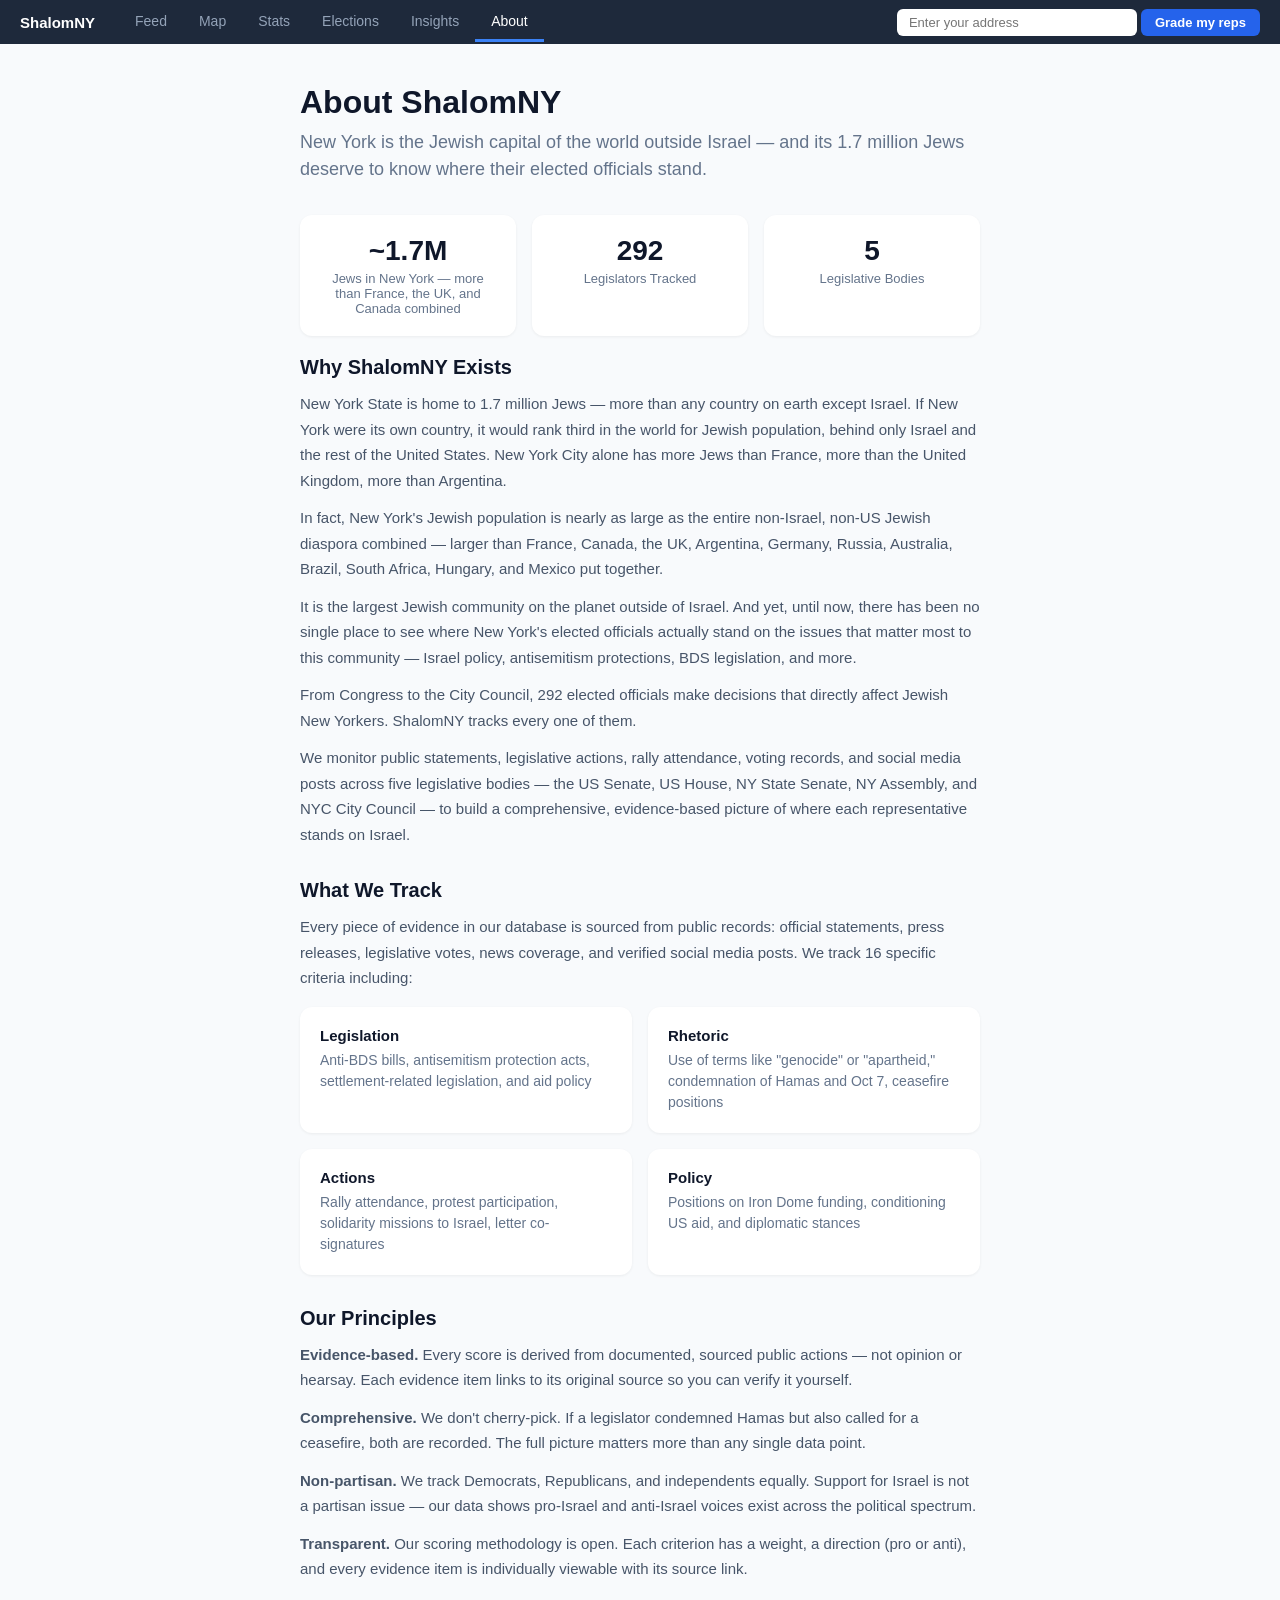
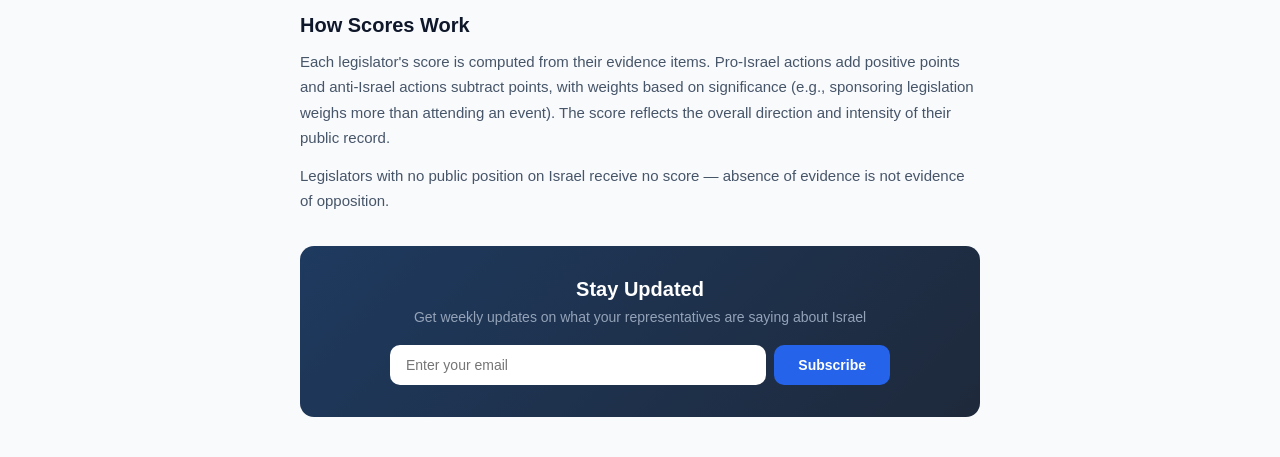
<file: about.html>
<!DOCTYPE html>
<html lang="en">
<head>
  <meta charset="UTF-8">
  <meta name="viewport" content="width=device-width, initial-scale=1.0">
  <title>About - ShalomNY</title>
  <style>
    * { margin: 0; padding: 0; box-sizing: border-box; }
    body { font-family: -apple-system, BlinkMacSystemFont, 'Segoe UI', sans-serif; background: #f8fafc; min-height: 100vh; }
    .top-nav { display: flex; align-items: center; background: #1e293b; padding: 0 20px; height: 44px; position: sticky; top: 0; z-index: 1000; }
    .top-nav .site-title { font-size: 15px; font-weight: 700; color: white; margin-right: 24px; white-space: nowrap; text-decoration: none; flex-shrink: 0; }
    .top-nav .nav-link { color: #94a3b8; text-decoration: none; font-size: 14px; font-weight: 500; padding: 10px 16px; border-bottom: 3px solid transparent; white-space: nowrap; flex-shrink: 0; }
    .top-nav .nav-link:hover { color: #e2e8f0; }
    .top-nav .nav-link.active { color: white; border-bottom-color: #3b82f6; }
    .nav-links { display: flex; align-items: center; overflow-x: auto; -webkit-overflow-scrolling: touch; scrollbar-width: none; flex: 1; }
    .nav-links::-webkit-scrollbar { display: none; }
    .nav-search { display: flex; gap: 4px; } .nav-search input { padding: 6px 12px; border: none; border-radius: 6px; font-size: 13px; width: 240px; outline: none; } .nav-search button { padding: 6px 14px; background: #2563eb; color: white; border: none; border-radius: 6px; font-size: 13px; font-weight: 600; cursor: pointer; }

    .container { max-width: 720px; margin: 0 auto; padding: 40px 20px; }
    h1 { font-size: 32px; font-weight: 800; color: #0f172a; margin-bottom: 8px; }
    .tagline { font-size: 18px; color: #64748b; margin-bottom: 32px; line-height: 1.5; }

    .section { margin-bottom: 32px; }
    .section h2 { font-size: 20px; font-weight: 700; color: #0f172a; margin-bottom: 12px; }
    .section p { font-size: 15px; color: #475569; line-height: 1.7; margin-bottom: 12px; }

    .values-grid { display: grid; grid-template-columns: 1fr 1fr; gap: 16px; margin-top: 16px; }
    .value-card {
      background: white; border-radius: 12px; padding: 20px;
      box-shadow: 0 1px 3px rgba(0,0,0,0.06);
    }
    .value-card h3 { font-size: 15px; font-weight: 700; color: #0f172a; margin-bottom: 6px; }
    .value-card p { font-size: 14px; color: #64748b; line-height: 1.5; margin: 0; }

    .stat-row {
      display: flex; gap: 16px; margin: 20px 0;
    }
    .stat-box {
      flex: 1; background: white; border-radius: 12px; padding: 20px; text-align: center;
      box-shadow: 0 1px 3px rgba(0,0,0,0.06);
    }
    .stat-box .big { font-size: 28px; font-weight: 800; color: #0f172a; }
    .stat-box .label { font-size: 13px; color: #64748b; margin-top: 4px; }

    .cta {
      background: #1e293b; border-radius: 14px; padding: 32px; text-align: center;
      color: white; margin-top: 32px;
    }
    .cta h2 { font-size: 22px; font-weight: 700; margin-bottom: 8px; }
    .cta p { font-size: 15px; color: #94a3b8; margin-bottom: 16px; }
    .cta a {
      display: inline-block; padding: 12px 28px; background: #2563eb; color: white;
      border-radius: 10px; font-size: 15px; font-weight: 600; text-decoration: none;
    }
    .cta a:hover { background: #1d4ed8; }

    @media (max-width: 768px) { .nav-search { display: none !important; }
      .values-grid { grid-template-columns: 1fr; }
      .stat-row { flex-direction: column; }
      .container { padding-bottom: 20px; }
      body { min-height: auto; }
      .about-signup { flex-direction: column !important; }
      .about-signup button { width: 100% !important; }
    }
  </style>
</head>
<body>
  <nav class="top-nav">
    <a href="index.html" class="site-title">ShalomNY</a>
    <div class="nav-links">
      <a href="stats.html" class="nav-link">Feed</a>
      <a href="map.html" class="nav-link">Map</a>
      <a href="rankings.html" class="nav-link">Stats</a>
      <a href="elections.html" class="nav-link">Elections</a>
      <a href="insights.html" class="nav-link">Insights</a>
      <a href="about.html" class="nav-link active">About</a>
    </div>
    <div class="nav-search"><input type="text" id="nav-address" placeholder="Enter your address" onkeydown="if(event.key==='Enter')navLookup()" /><button onclick="navLookup()">Grade my reps</button></div>
  </nav>

  <div class="container">
    <h1>About ShalomNY</h1>
    <p class="tagline">New York is the Jewish capital of the world outside Israel — and its 1.7 million Jews deserve to know where their elected officials stand.</p>

    <div class="stat-row">
      <div class="stat-box"><div class="big">~1.7M</div><div class="label">Jews in New York — more than France, the UK, and Canada combined</div></div>
      <div class="stat-box"><div class="big">292</div><div class="label">Legislators Tracked</div></div>
      <div class="stat-box"><div class="big">5</div><div class="label">Legislative Bodies</div></div>
    </div>

    <div class="section">
      <h2>Why ShalomNY Exists</h2>
      <p>New York State is home to 1.7 million Jews — more than any country on earth except Israel. If New York were its own country, it would rank third in the world for Jewish population, behind only Israel and the rest of the United States. New York City alone has more Jews than France, more than the United Kingdom, more than Argentina.</p>
      <p>In fact, New York's Jewish population is nearly as large as the entire non-Israel, non-US Jewish diaspora combined — larger than France, Canada, the UK, Argentina, Germany, Russia, Australia, Brazil, South Africa, Hungary, and Mexico put together.</p>
      <p>It is the largest Jewish community on the planet outside of Israel. And yet, until now, there has been no single place to see where New York's elected officials actually stand on the issues that matter most to this community — Israel policy, antisemitism protections, BDS legislation, and more.</p>
      <p>From Congress to the City Council, 292 elected officials make decisions that directly affect Jewish New Yorkers. ShalomNY tracks every one of them.</p>
      <p>We monitor public statements, legislative actions, rally attendance, voting records, and social media posts across five legislative bodies — the US Senate, US House, NY State Senate, NY Assembly, and NYC City Council — to build a comprehensive, evidence-based picture of where each representative stands on Israel.</p>
    </div>

    <div class="section">
      <h2>What We Track</h2>
      <p>Every piece of evidence in our database is sourced from public records: official statements, press releases, legislative votes, news coverage, and verified social media posts. We track 16 specific criteria including:</p>

      <div class="values-grid">
        <div class="value-card">
          <h3>Legislation</h3>
          <p>Anti-BDS bills, antisemitism protection acts, settlement-related legislation, and aid policy</p>
        </div>
        <div class="value-card">
          <h3>Rhetoric</h3>
          <p>Use of terms like "genocide" or "apartheid," condemnation of Hamas and Oct 7, ceasefire positions</p>
        </div>
        <div class="value-card">
          <h3>Actions</h3>
          <p>Rally attendance, protest participation, solidarity missions to Israel, letter co-signatures</p>
        </div>
        <div class="value-card">
          <h3>Policy</h3>
          <p>Positions on Iron Dome funding, conditioning US aid, and diplomatic stances</p>
        </div>
      </div>
    </div>

    <div class="section">
      <h2>Our Principles</h2>
      <p><strong>Evidence-based.</strong> Every score is derived from documented, sourced public actions — not opinion or hearsay. Each evidence item links to its original source so you can verify it yourself.</p>
      <p><strong>Comprehensive.</strong> We don't cherry-pick. If a legislator condemned Hamas but also called for a ceasefire, both are recorded. The full picture matters more than any single data point.</p>
      <p><strong>Non-partisan.</strong> We track Democrats, Republicans, and independents equally. Support for Israel is not a partisan issue — our data shows pro-Israel and anti-Israel voices exist across the political spectrum.</p>
      <p><strong>Transparent.</strong> Our scoring methodology is open. Each criterion has a weight, a direction (pro or anti), and every evidence item is individually viewable with its source link.</p>
    </div>

    <div class="section">
      <h2>How Scores Work</h2>
      <p>Each legislator's score is computed from their evidence items. Pro-Israel actions add positive points and anti-Israel actions subtract points, with weights based on significance (e.g., sponsoring legislation weighs more than attending an event). The score reflects the overall direction and intensity of their public record.</p>
      <p>Legislators with no public position on Israel receive no score — absence of evidence is not evidence of opposition.</p>
    </div>

    <div style="background:linear-gradient(135deg,#1e3a5f 0%,#1e293b 100%);border-radius:14px;padding:32px;color:white;text-align:center;margin-top:24px;">
      <h3 style="font-size:20px;font-weight:700;margin-bottom:8px;">Stay Updated</h3>
      <p style="font-size:14px;color:#94a3b8;margin-bottom:20px;">Get weekly updates on what your representatives are saying about Israel</p>
      <div id="signup-form" class="about-signup" style="display:flex;gap:8px;max-width:500px;margin:0 auto;">
        <input type="email" id="signup-email" placeholder="Enter your email" style="flex:1;min-width:0;padding:12px 16px;border:none;border-radius:10px;font-size:14px;outline:none;" />
        <button onclick="document.getElementById('signup-form').style.display='none';document.getElementById('signup-ok').style.display='block';localStorage.setItem('shalomny_subscription',JSON.stringify({email:document.getElementById('signup-email').value}))" style="padding:12px 24px;background:#2563eb;color:white;border:none;border-radius:10px;font-size:14px;font-weight:600;cursor:pointer;white-space:nowrap;">Subscribe</button>
      </div>
      <div id="signup-ok" style="display:none;font-size:15px;color:#4ade80;font-weight:600;">Thanks for subscribing!</div>
    </div>
  </div>
  <script src="nav-lookup.js"></script>
</body>
</html>
</file>
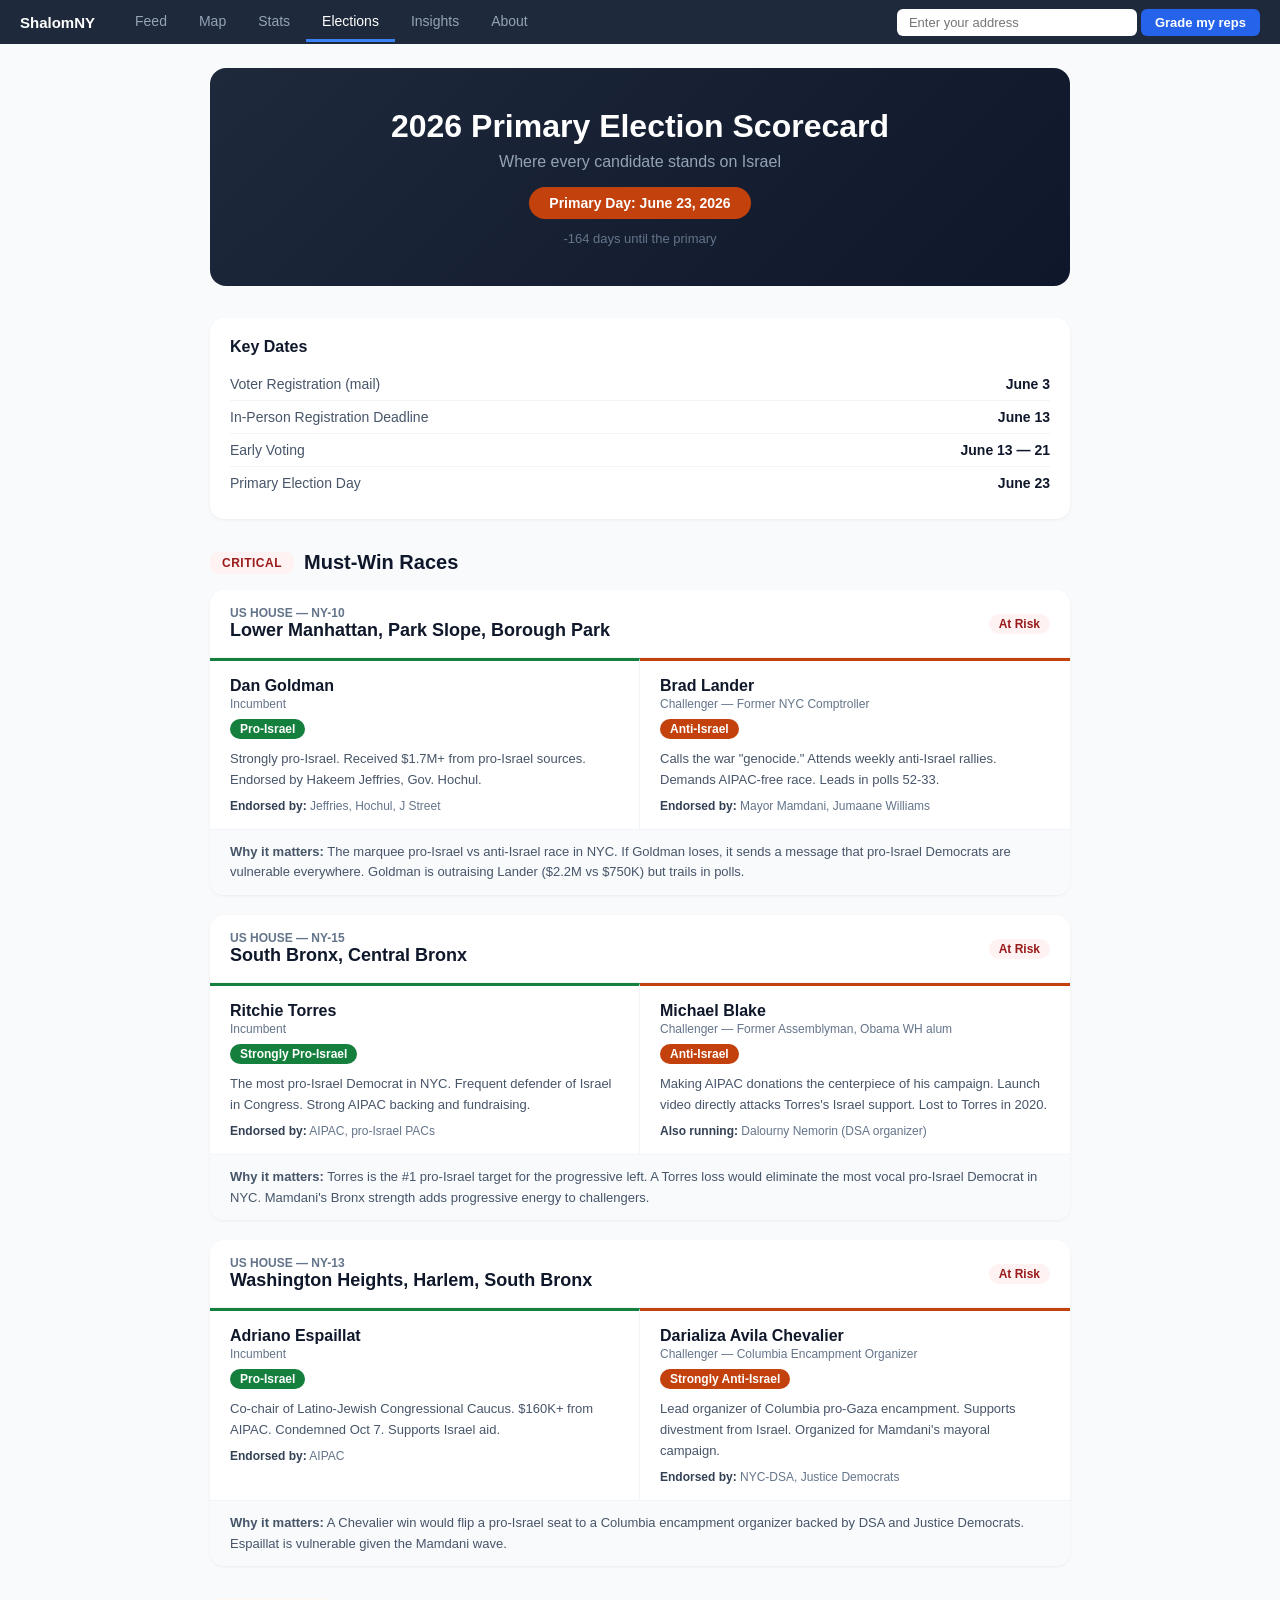
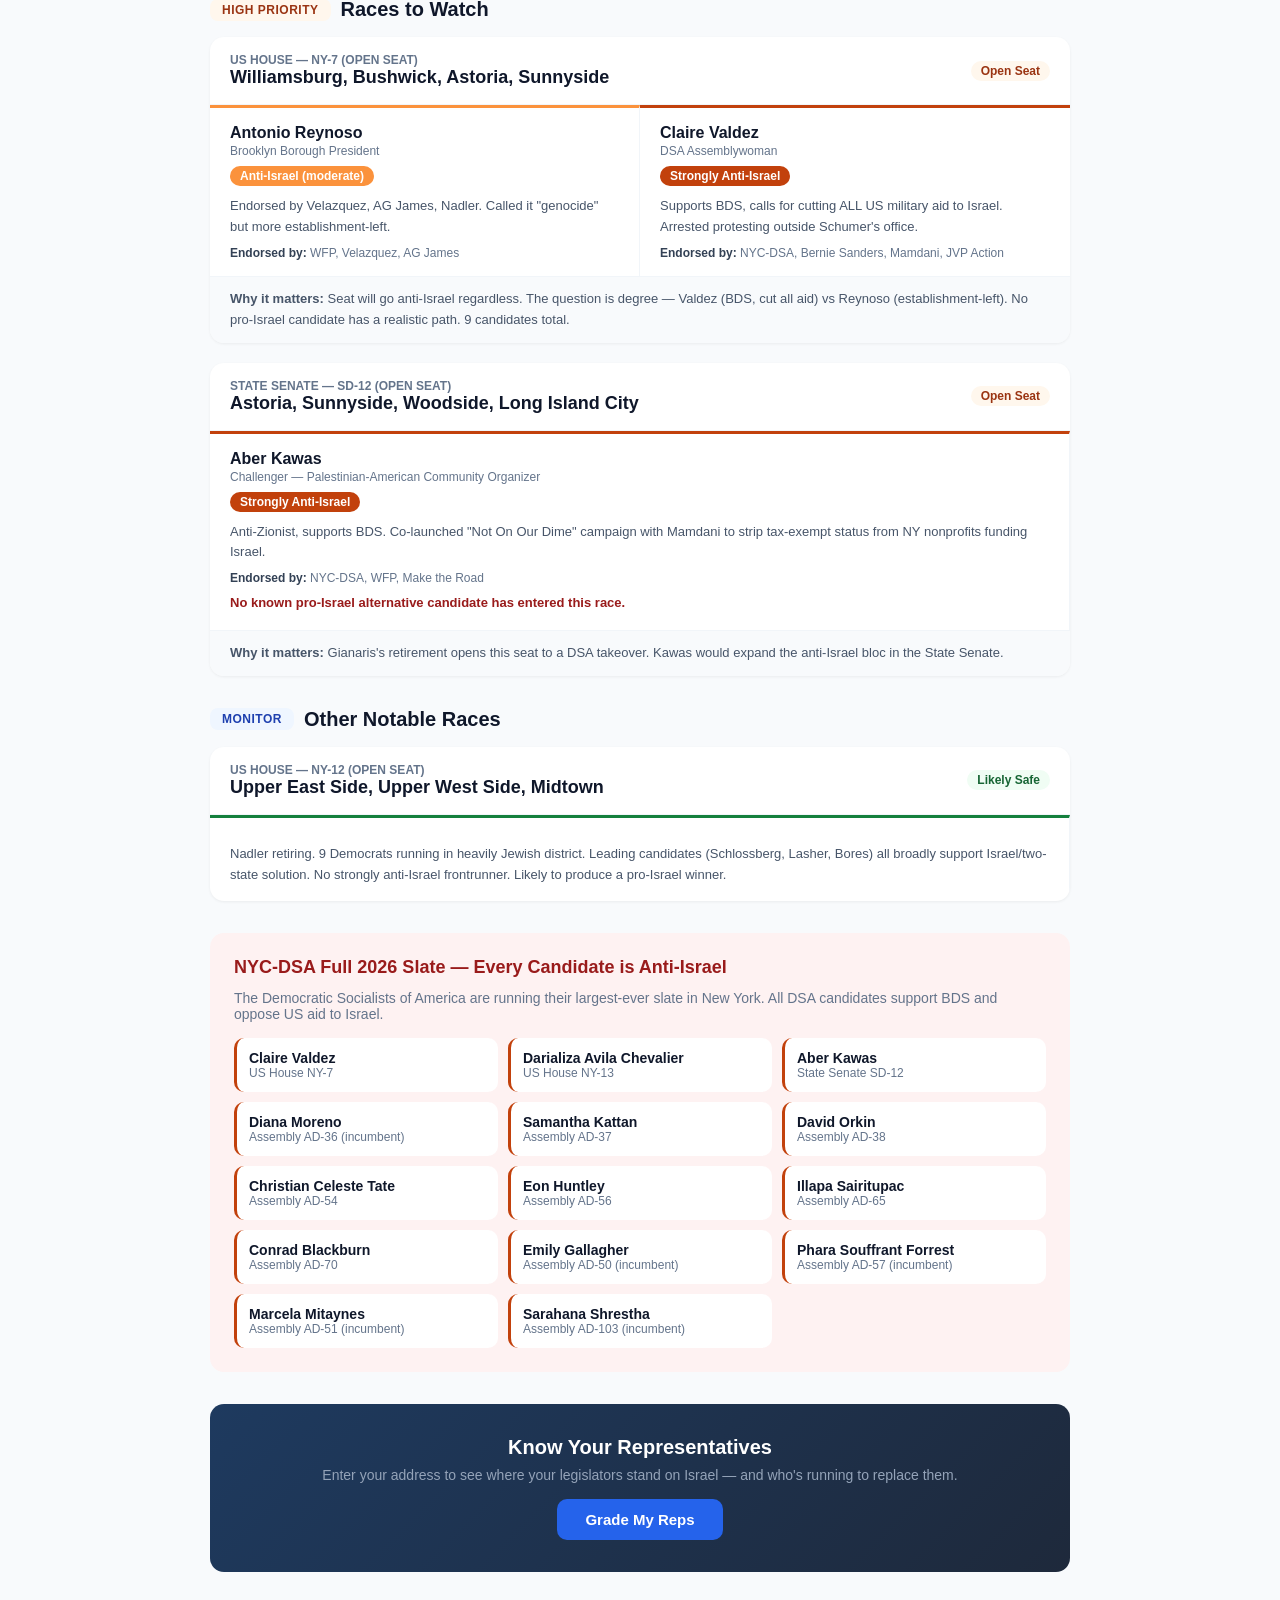
<file: elections.html>
<!DOCTYPE html>
<html lang="en">
<head>
  <meta charset="UTF-8">
  <meta name="viewport" content="width=device-width, initial-scale=1.0">
  <title>2026 Election Scorecard - ShalomNY</title>
  <meta property="og:title" content="2026 NYC Election Scorecard - ShalomNY">
  <meta property="og:description" content="Where every candidate stands on Israel. June 23 primary voter guide.">
  <style>
    * { margin: 0; padding: 0; box-sizing: border-box; }
    body { font-family: -apple-system, BlinkMacSystemFont, 'Segoe UI', sans-serif; background: #f8fafc; min-height: 100vh; }
    .top-nav { display: flex; align-items: center; background: #1e293b; padding: 0 20px; height: 44px; position: sticky; top: 0; z-index: 1000; }
    .top-nav .site-title { font-size: 15px; font-weight: 700; color: white; margin-right: 24px; white-space: nowrap; text-decoration: none; flex-shrink: 0; }
    .top-nav .nav-link { color: #94a3b8; text-decoration: none; font-size: 14px; font-weight: 500; padding: 10px 16px; border-bottom: 3px solid transparent; white-space: nowrap; flex-shrink: 0; }
    .top-nav .nav-link:hover { color: #e2e8f0; }
    .top-nav .nav-link.active { color: white; border-bottom-color: #3b82f6; }
    .nav-links { display: flex; align-items: center; overflow-x: auto; -webkit-overflow-scrolling: touch; scrollbar-width: none; flex: 1; }
    .nav-links::-webkit-scrollbar { display: none; }
    .nav-search { display: flex; gap: 4px; } .nav-search input { padding: 6px 12px; border: none; border-radius: 6px; font-size: 13px; width: 240px; outline: none; } .nav-search button { padding: 6px 14px; background: #2563eb; color: white; border: none; border-radius: 6px; font-size: 13px; font-weight: 600; cursor: pointer; }
    @media (max-width: 768px) { .nav-search { display: none !important; } .race-grid { grid-template-columns: 1fr !important; } }

    .container { max-width: 900px; margin: 0 auto; padding: 24px 20px; }

    .hero-election { background: linear-gradient(135deg, #1e293b 0%, #0f172a 100%); border-radius: 16px; padding: 40px 32px; color: white; text-align: center; margin-bottom: 32px; }
    .hero-election h1 { font-size: 32px; font-weight: 800; margin-bottom: 8px; }
    .hero-election .subtitle { font-size: 16px; color: #94a3b8; margin-bottom: 16px; }
    .hero-election .date-badge { display: inline-block; background: #c2410c; color: white; padding: 8px 20px; border-radius: 20px; font-size: 14px; font-weight: 700; }
    .hero-election .countdown { font-size: 13px; color: #64748b; margin-top: 12px; }

    .tier-header { display: flex; align-items: center; gap: 10px; margin: 32px 0 16px; }
    .tier-badge { display: inline-block; padding: 4px 12px; border-radius: 8px; font-size: 12px; font-weight: 700; text-transform: uppercase; letter-spacing: 0.5px; }
    .tier-1 { background: #fef2f2; color: #991b1b; }
    .tier-2 { background: #fff7ed; color: #9a3412; }
    .tier-3 { background: #eff6ff; color: #1e40af; }
    .tier-header h2 { font-size: 20px; font-weight: 800; color: #0f172a; }

    .race-card { background: white; border-radius: 14px; box-shadow: 0 1px 3px rgba(0,0,0,0.06); margin-bottom: 20px; overflow: hidden; }
    .race-header { padding: 16px 20px; border-bottom: 1px solid #f1f5f9; display: flex; align-items: center; justify-content: space-between; }
    .race-district { font-size: 12px; font-weight: 700; color: #64748b; text-transform: uppercase; }
    .race-title { font-size: 18px; font-weight: 700; color: #0f172a; }
    .race-status { font-size: 12px; font-weight: 600; padding: 3px 10px; border-radius: 10px; }
    .status-critical { background: #fef2f2; color: #991b1b; }
    .status-watch { background: #fff7ed; color: #9a3412; }
    .status-safe { background: #f0fdf4; color: #166534; }

    .race-grid { display: grid; grid-template-columns: 1fr 1fr; gap: 0; }
    .candidate-col { padding: 16px 20px; }
    .candidate-col:first-child { border-right: 1px solid #f1f5f9; }
    .candidate-col.pro { border-top: 3px solid #15803d; }
    .candidate-col.anti { border-top: 3px solid #c2410c; }
    .candidate-col.mixed { border-top: 3px solid #fb923c; }

    .candidate-name { font-size: 16px; font-weight: 700; color: #0f172a; }
    .candidate-role { font-size: 12px; color: #64748b; margin-top: 2px; }
    .candidate-stance { display: inline-block; margin-top: 8px; padding: 3px 10px; border-radius: 10px; font-size: 12px; font-weight: 600; color: white; }
    .stance-pro { background: #15803d; }
    .stance-anti { background: #c2410c; }
    .stance-moderate { background: #fb923c; }
    .stance-unknown { background: #a1a1aa; }

    .candidate-details { margin-top: 10px; font-size: 13px; color: #475569; line-height: 1.6; }
    .candidate-endorsements { margin-top: 8px; font-size: 12px; color: #64748b; }
    .candidate-endorsements strong { color: #334155; }

    .race-footer { padding: 12px 20px; background: #f8fafc; font-size: 13px; color: #475569; line-height: 1.6; border-top: 1px solid #f1f5f9; }

    .dsa-section { background: #fef2f2; border-radius: 14px; padding: 24px; margin: 32px 0; }
    .dsa-section h3 { font-size: 18px; font-weight: 700; color: #991b1b; margin-bottom: 12px; }
    .dsa-grid { display: grid; grid-template-columns: repeat(auto-fill, minmax(200px, 1fr)); gap: 10px; }
    .dsa-card { background: white; border-radius: 10px; padding: 12px; border-left: 3px solid #c2410c; }
    .dsa-card .name { font-size: 14px; font-weight: 600; color: #0f172a; }
    .dsa-card .district { font-size: 12px; color: #64748b; }

    .cta-section { background: linear-gradient(135deg, #1e3a5f 0%, #1e293b 100%); border-radius: 14px; padding: 32px; color: white; text-align: center; margin: 32px 0; }
    .cta-section h3 { font-size: 20px; font-weight: 700; margin-bottom: 8px; }
    .cta-section p { font-size: 14px; color: #94a3b8; margin-bottom: 16px; }
    .cta-btn { display: inline-block; padding: 12px 28px; background: #2563eb; color: white; border-radius: 10px; font-size: 15px; font-weight: 600; text-decoration: none; border: none; cursor: pointer; }
    .cta-btn:hover { background: #1d4ed8; }

    .key-dates { background: white; border-radius: 14px; box-shadow: 0 1px 3px rgba(0,0,0,0.06); padding: 20px; margin-bottom: 24px; }
    .key-dates h3 { font-size: 16px; font-weight: 700; color: #0f172a; margin-bottom: 12px; }
    .date-row { display: flex; justify-content: space-between; padding: 8px 0; border-bottom: 1px solid #f1f5f9; font-size: 14px; }
    .date-row:last-child { border-bottom: none; }
    .date-row .label { color: #475569; }
    .date-row .date { font-weight: 600; color: #0f172a; }
  </style>
</head>
<body>
  <nav class="top-nav">
    <a href="index.html" class="site-title">ShalomNY</a>
    <div class="nav-links">
      <a href="stats.html" class="nav-link">Feed</a>
      <a href="map.html" class="nav-link">Map</a>
      <a href="rankings.html" class="nav-link">Stats</a>
      <a href="elections.html" class="nav-link active">Elections</a>
      <a href="insights.html" class="nav-link">Insights</a>
      <a href="about.html" class="nav-link">About</a>
    </div>
    <div class="nav-search"><input type="text" id="nav-address" placeholder="Enter your address" onkeydown="if(event.key==='Enter')navLookup()" /><button onclick="navLookup()">Grade my reps</button></div>
  </nav>

  <div class="container">
    <div class="hero-election">
      <h1>2026 Primary Election Scorecard</h1>
      <p class="subtitle">Where every candidate stands on Israel</p>
      <div class="date-badge">Primary Day: June 23, 2026</div>
      <div class="countdown" id="countdown"></div>
    </div>

    <div class="key-dates">
      <h3>Key Dates</h3>
      <div class="date-row"><span class="label">Voter Registration (mail)</span><span class="date">June 3</span></div>
      <div class="date-row"><span class="label">In-Person Registration Deadline</span><span class="date">June 13</span></div>
      <div class="date-row"><span class="label">Early Voting</span><span class="date">June 13 — 21</span></div>
      <div class="date-row"><span class="label">Primary Election Day</span><span class="date">June 23</span></div>
    </div>

    <!-- TIER 1: MUST-WIN -->
    <div class="tier-header"><span class="tier-badge tier-1">Critical</span><h2>Must-Win Races</h2></div>

    <!-- NY-10 -->
    <div class="race-card">
      <div class="race-header">
        <div><div class="race-district">US House — NY-10</div><div class="race-title">Lower Manhattan, Park Slope, Borough Park</div></div>
        <span class="race-status status-critical">At Risk</span>
      </div>
      <div class="race-grid">
        <div class="candidate-col pro">
          <div class="candidate-name">Dan Goldman</div>
          <div class="candidate-role">Incumbent</div>
          <span class="candidate-stance stance-pro">Pro-Israel</span>
          <div class="candidate-details">Strongly pro-Israel. Received $1.7M+ from pro-Israel sources. Endorsed by Hakeem Jeffries, Gov. Hochul.</div>
          <div class="candidate-endorsements"><strong>Endorsed by:</strong> Jeffries, Hochul, J Street</div>
        </div>
        <div class="candidate-col anti">
          <div class="candidate-name">Brad Lander</div>
          <div class="candidate-role">Challenger — Former NYC Comptroller</div>
          <span class="candidate-stance stance-anti">Anti-Israel</span>
          <div class="candidate-details">Calls the war "genocide." Attends weekly anti-Israel rallies. Demands AIPAC-free race. Leads in polls 52-33.</div>
          <div class="candidate-endorsements"><strong>Endorsed by:</strong> Mayor Mamdani, Jumaane Williams</div>
        </div>
      </div>
      <div class="race-footer"><strong>Why it matters:</strong> The marquee pro-Israel vs anti-Israel race in NYC. If Goldman loses, it sends a message that pro-Israel Democrats are vulnerable everywhere. Goldman is outraising Lander ($2.2M vs $750K) but trails in polls.</div>
    </div>

    <!-- NY-15 -->
    <div class="race-card">
      <div class="race-header">
        <div><div class="race-district">US House — NY-15</div><div class="race-title">South Bronx, Central Bronx</div></div>
        <span class="race-status status-critical">At Risk</span>
      </div>
      <div class="race-grid">
        <div class="candidate-col pro">
          <div class="candidate-name">Ritchie Torres</div>
          <div class="candidate-role">Incumbent</div>
          <span class="candidate-stance stance-pro">Strongly Pro-Israel</span>
          <div class="candidate-details">The most pro-Israel Democrat in NYC. Frequent defender of Israel in Congress. Strong AIPAC backing and fundraising.</div>
          <div class="candidate-endorsements"><strong>Endorsed by:</strong> AIPAC, pro-Israel PACs</div>
        </div>
        <div class="candidate-col anti">
          <div class="candidate-name">Michael Blake</div>
          <div class="candidate-role">Challenger — Former Assemblyman, Obama WH alum</div>
          <span class="candidate-stance stance-anti">Anti-Israel</span>
          <div class="candidate-details">Making AIPAC donations the centerpiece of his campaign. Launch video directly attacks Torres's Israel support. Lost to Torres in 2020.</div>
          <div class="candidate-endorsements"><strong>Also running:</strong> Dalourny Nemorin (DSA organizer)</div>
        </div>
      </div>
      <div class="race-footer"><strong>Why it matters:</strong> Torres is the #1 pro-Israel target for the progressive left. A Torres loss would eliminate the most vocal pro-Israel Democrat in NYC. Mamdani's Bronx strength adds progressive energy to challengers.</div>
    </div>

    <!-- NY-13 -->
    <div class="race-card">
      <div class="race-header">
        <div><div class="race-district">US House — NY-13</div><div class="race-title">Washington Heights, Harlem, South Bronx</div></div>
        <span class="race-status status-critical">At Risk</span>
      </div>
      <div class="race-grid">
        <div class="candidate-col pro">
          <div class="candidate-name">Adriano Espaillat</div>
          <div class="candidate-role">Incumbent</div>
          <span class="candidate-stance stance-pro">Pro-Israel</span>
          <div class="candidate-details">Co-chair of Latino-Jewish Congressional Caucus. $160K+ from AIPAC. Condemned Oct 7. Supports Israel aid.</div>
          <div class="candidate-endorsements"><strong>Endorsed by:</strong> AIPAC</div>
        </div>
        <div class="candidate-col anti">
          <div class="candidate-name">Darializa Avila Chevalier</div>
          <div class="candidate-role">Challenger — Columbia Encampment Organizer</div>
          <span class="candidate-stance stance-anti">Strongly Anti-Israel</span>
          <div class="candidate-details">Lead organizer of Columbia pro-Gaza encampment. Supports divestment from Israel. Organized for Mamdani's mayoral campaign.</div>
          <div class="candidate-endorsements"><strong>Endorsed by:</strong> NYC-DSA, Justice Democrats</div>
        </div>
      </div>
      <div class="race-footer"><strong>Why it matters:</strong> A Chevalier win would flip a pro-Israel seat to a Columbia encampment organizer backed by DSA and Justice Democrats. Espaillat is vulnerable given the Mamdani wave.</div>
    </div>

    <!-- TIER 2: HIGH PRIORITY -->
    <div class="tier-header"><span class="tier-badge tier-2">High Priority</span><h2>Races to Watch</h2></div>

    <!-- NY-7 -->
    <div class="race-card">
      <div class="race-header">
        <div><div class="race-district">US House — NY-7 (Open Seat)</div><div class="race-title">Williamsburg, Bushwick, Astoria, Sunnyside</div></div>
        <span class="race-status status-watch">Open Seat</span>
      </div>
      <div class="race-grid">
        <div class="candidate-col mixed">
          <div class="candidate-name">Antonio Reynoso</div>
          <div class="candidate-role">Brooklyn Borough President</div>
          <span class="candidate-stance stance-moderate">Anti-Israel (moderate)</span>
          <div class="candidate-details">Endorsed by Velazquez, AG James, Nadler. Called it "genocide" but more establishment-left.</div>
          <div class="candidate-endorsements"><strong>Endorsed by:</strong> WFP, Velazquez, AG James</div>
        </div>
        <div class="candidate-col anti">
          <div class="candidate-name">Claire Valdez</div>
          <div class="candidate-role">DSA Assemblywoman</div>
          <span class="candidate-stance stance-anti">Strongly Anti-Israel</span>
          <div class="candidate-details">Supports BDS, calls for cutting ALL US military aid to Israel. Arrested protesting outside Schumer's office.</div>
          <div class="candidate-endorsements"><strong>Endorsed by:</strong> NYC-DSA, Bernie Sanders, Mamdani, JVP Action</div>
        </div>
      </div>
      <div class="race-footer"><strong>Why it matters:</strong> Seat will go anti-Israel regardless. The question is degree — Valdez (BDS, cut all aid) vs Reynoso (establishment-left). No pro-Israel candidate has a realistic path. 9 candidates total.</div>
    </div>

    <!-- SD-12 -->
    <div class="race-card">
      <div class="race-header">
        <div><div class="race-district">State Senate — SD-12 (Open Seat)</div><div class="race-title">Astoria, Sunnyside, Woodside, Long Island City</div></div>
        <span class="race-status status-watch">Open Seat</span>
      </div>
      <div class="race-grid">
        <div class="candidate-col anti" style="grid-column: 1/-1;">
          <div class="candidate-name">Aber Kawas</div>
          <div class="candidate-role">Challenger — Palestinian-American Community Organizer</div>
          <span class="candidate-stance stance-anti">Strongly Anti-Israel</span>
          <div class="candidate-details">Anti-Zionist, supports BDS. Co-launched "Not On Our Dime" campaign with Mamdani to strip tax-exempt status from NY nonprofits funding Israel.</div>
          <div class="candidate-endorsements"><strong>Endorsed by:</strong> NYC-DSA, WFP, Make the Road</div>
          <div class="candidate-details" style="margin-top:8px;color:#991b1b;font-weight:600;">No known pro-Israel alternative candidate has entered this race.</div>
        </div>
      </div>
      <div class="race-footer"><strong>Why it matters:</strong> Gianaris's retirement opens this seat to a DSA takeover. Kawas would expand the anti-Israel bloc in the State Senate.</div>
    </div>

    <!-- TIER 3: MONITOR -->
    <div class="tier-header"><span class="tier-badge tier-3">Monitor</span><h2>Other Notable Races</h2></div>

    <!-- NY-12 -->
    <div class="race-card">
      <div class="race-header">
        <div><div class="race-district">US House — NY-12 (Open Seat)</div><div class="race-title">Upper East Side, Upper West Side, Midtown</div></div>
        <span class="race-status status-safe">Likely Safe</span>
      </div>
      <div class="race-grid" style="grid-template-columns: 1fr;">
        <div class="candidate-col" style="border-top: 3px solid #15803d;">
          <div class="candidate-details">Nadler retiring. 9 Democrats running in heavily Jewish district. Leading candidates (Schlossberg, Lasher, Bores) all broadly support Israel/two-state solution. No strongly anti-Israel frontrunner. Likely to produce a pro-Israel winner.</div>
        </div>
      </div>
    </div>

    <!-- DSA FULL SLATE -->
    <div class="dsa-section">
      <h3>NYC-DSA Full 2026 Slate — Every Candidate is Anti-Israel</h3>
      <p style="font-size:14px;color:#64748b;margin-bottom:16px;">The Democratic Socialists of America are running their largest-ever slate in New York. All DSA candidates support BDS and oppose US aid to Israel.</p>
      <div class="dsa-grid">
        <div class="dsa-card"><div class="name">Claire Valdez</div><div class="district">US House NY-7</div></div>
        <div class="dsa-card"><div class="name">Darializa Avila Chevalier</div><div class="district">US House NY-13</div></div>
        <div class="dsa-card"><div class="name">Aber Kawas</div><div class="district">State Senate SD-12</div></div>
        <div class="dsa-card"><div class="name">Diana Moreno</div><div class="district">Assembly AD-36 (incumbent)</div></div>
        <div class="dsa-card"><div class="name">Samantha Kattan</div><div class="district">Assembly AD-37</div></div>
        <div class="dsa-card"><div class="name">David Orkin</div><div class="district">Assembly AD-38</div></div>
        <div class="dsa-card"><div class="name">Christian Celeste Tate</div><div class="district">Assembly AD-54</div></div>
        <div class="dsa-card"><div class="name">Eon Huntley</div><div class="district">Assembly AD-56</div></div>
        <div class="dsa-card"><div class="name">Illapa Sairitupac</div><div class="district">Assembly AD-65</div></div>
        <div class="dsa-card"><div class="name">Conrad Blackburn</div><div class="district">Assembly AD-70</div></div>
        <div class="dsa-card"><div class="name">Emily Gallagher</div><div class="district">Assembly AD-50 (incumbent)</div></div>
        <div class="dsa-card"><div class="name">Phara Souffrant Forrest</div><div class="district">Assembly AD-57 (incumbent)</div></div>
        <div class="dsa-card"><div class="name">Marcela Mitaynes</div><div class="district">Assembly AD-51 (incumbent)</div></div>
        <div class="dsa-card"><div class="name">Sarahana Shrestha</div><div class="district">Assembly AD-103 (incumbent)</div></div>
      </div>
    </div>

    <!-- CTA -->
    <div class="cta-section">
      <h3>Know Your Representatives</h3>
      <p>Enter your address to see where your legislators stand on Israel — and who's running to replace them.</p>
      <a href="index.html" class="cta-btn">Grade My Reps</a>
    </div>
  </div>

  <script>
    // Countdown
    const primary = new Date('2026-06-23');
    const now = new Date();
    const diff = Math.ceil((primary - now) / (1000 * 60 * 60 * 24));
    document.getElementById('countdown').textContent = diff + ' days until the primary';
  </script>
  <script src="nav-lookup.js"></script>
</body>
</html>
</file>
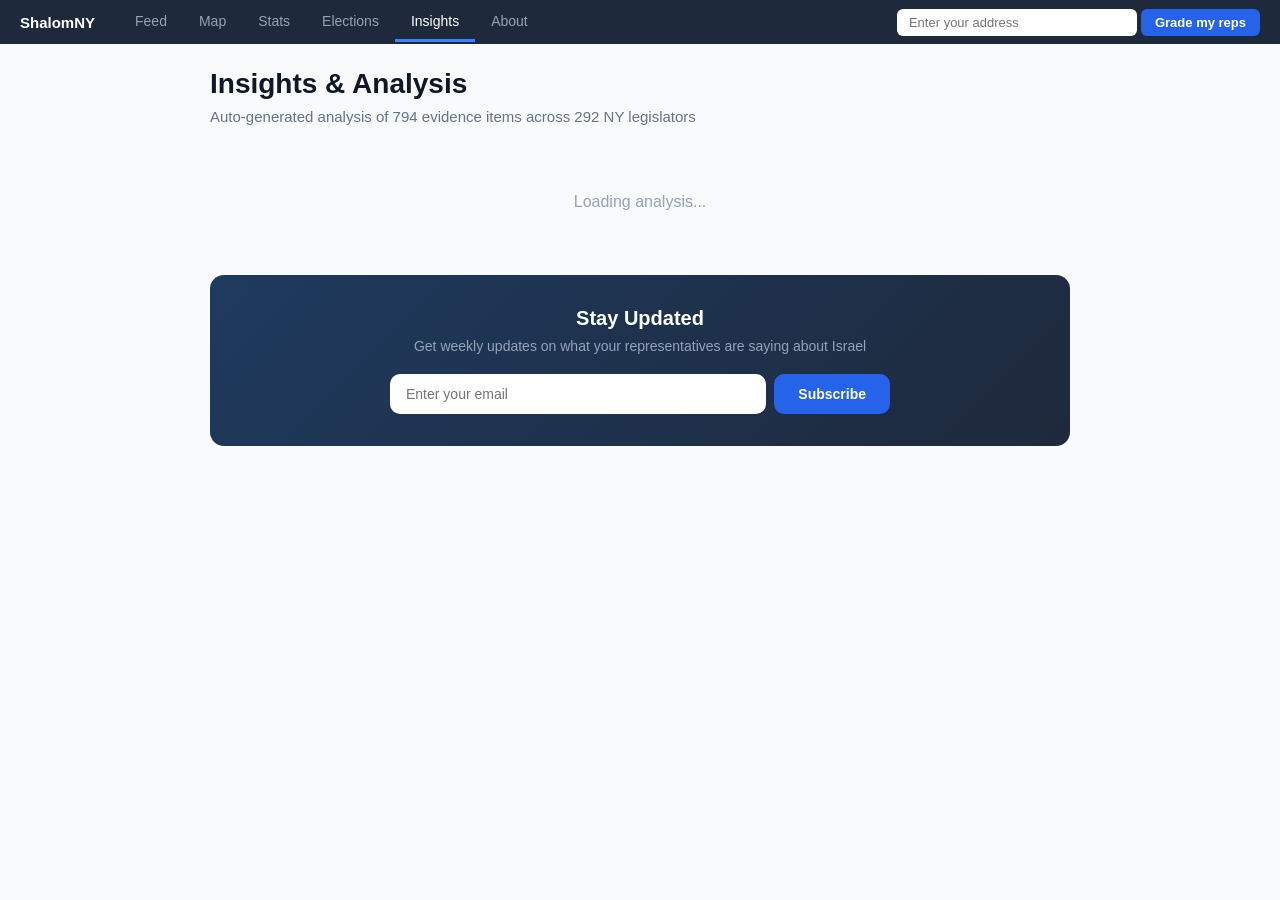
<file: insights.html>
<!DOCTYPE html>
<html lang="en">
<head>
  <meta charset="UTF-8">
  <meta name="viewport" content="width=device-width, initial-scale=1.0">
  <title>Insights - ShalomNY</title>
  <style>
    * { margin: 0; padding: 0; box-sizing: border-box; }
    body { font-family: -apple-system, BlinkMacSystemFont, 'Segoe UI', sans-serif; background: #f8fafc; min-height: 100vh; }
    .top-nav { display: flex; align-items: center; background: #1e293b; padding: 0 20px; height: 44px; position: sticky; top: 0; z-index: 1000; }
    .top-nav .site-title { font-size: 15px; font-weight: 700; color: white; margin-right: 24px; white-space: nowrap; text-decoration: none; flex-shrink: 0; }
    .top-nav .nav-link { color: #94a3b8; text-decoration: none; font-size: 14px; font-weight: 500; padding: 10px 16px; border-bottom: 3px solid transparent; white-space: nowrap; flex-shrink: 0; }
    .top-nav .nav-link:hover { color: #e2e8f0; }
    .top-nav .nav-link.active { color: white; border-bottom-color: #3b82f6; }
    .nav-links { display: flex; align-items: center; overflow-x: auto; -webkit-overflow-scrolling: touch; scrollbar-width: none; flex: 1; }
    .nav-links::-webkit-scrollbar { display: none; }

    .container { max-width: 900px; margin: 0 auto; padding: 24px 20px; }
    h1 { font-size: 28px; font-weight: 800; color: #0f172a; margin-bottom: 8px; }
    .subtitle { font-size: 15px; color: #64748b; margin-bottom: 28px; }

    .insight-card {
      background: white; border-radius: 14px; padding: 24px;
      margin-bottom: 16px; box-shadow: 0 1px 3px rgba(0,0,0,0.06);
    }
    .insight-card h2 { font-size: 18px; font-weight: 700; color: #0f172a; margin-bottom: 12px; }
    .insight-card .emoji { font-size: 24px; margin-right: 8px; }

    .stat-grid { display: grid; grid-template-columns: repeat(4, 1fr); gap: 12px; margin-bottom: 16px; }
    .stat-box { text-align: center; padding: 16px 8px; background: #f8fafc; border-radius: 10px; }
    .stat-box .big { font-size: 28px; font-weight: 800; color: #0f172a; }
    .stat-box .label { font-size: 12px; color: #64748b; margin-top: 4px; }

    .bar-chart { margin: 12px 0; }
    .bar-row { display: flex; align-items: center; margin-bottom: 8px; }
    .bar-label { width: 140px; font-size: 13px; font-weight: 500; color: #475569; flex-shrink: 0; }
    .bar-track { flex: 1; height: 24px; background: #f1f5f9; border-radius: 6px; overflow: hidden; position: relative; }
    .bar-fill { height: 100%; border-radius: 6px; display: flex; align-items: center; padding-left: 8px; font-size: 12px; font-weight: 600; color: white; min-width: 30px; }
    .bar-value { margin-left: 8px; font-size: 13px; font-weight: 600; color: #475569; min-width: 30px; }

    .hotspot-list { list-style: none; }
    .hotspot-list li { padding: 10px 14px; border-radius: 8px; margin-bottom: 6px; background: #f8fafc; font-size: 14px; display: flex; justify-content: space-between; align-items: center; }
    .hotspot-list .name { font-weight: 600; color: #0f172a; }
    .hotspot-list .score { font-weight: 700; }

    .finding { padding: 14px; border-radius: 10px; margin-bottom: 10px; font-size: 14px; line-height: 1.6; color: #334155; border-left: 4px solid #e2e8f0; background: #f8fafc; }
    .finding.alert { border-left-color: #c2410c; background: #fff7ed; }
    .finding.positive { border-left-color: #15803d; background: #f0fdf4; }
    .finding.info { border-left-color: #2563eb; background: #eff6ff; }

    @media (max-width: 768px) { .nav-search { display: none !important; }
      .stat-grid { grid-template-columns: repeat(2, 1fr); }
      .bar-label { width: 100px; font-size: 12px; }
    }
    .nav-search { display: flex; gap: 4px; } .nav-search input { padding: 6px 12px; border: none; border-radius: 6px; font-size: 13px; width: 240px; outline: none; } .nav-search button { padding: 6px 14px; background: #2563eb; color: white; border: none; border-radius: 6px; font-size: 13px; font-weight: 600; cursor: pointer; }
  </style>
  <link rel="stylesheet" href="detail-panel.css">
</head>
<body>
  <nav class="top-nav">
    <a href="index.html" class="site-title">ShalomNY</a>
    <div class="nav-links">
      <a href="stats.html" class="nav-link">Feed</a>
      <a href="map.html" class="nav-link">Map</a>
      <a href="rankings.html" class="nav-link">Stats</a>
      <a href="elections.html" class="nav-link">Elections</a>
      <a href="insights.html" class="nav-link active">Insights</a>
      <a href="about.html" class="nav-link">About</a>
    </div>
    <div class="nav-search"><input type="text" id="nav-address" placeholder="Enter your address" onkeydown="if(event.key==='Enter')navLookup()" /><button onclick="navLookup()">Grade my reps</button></div>  </nav>

  <div class="container">
    <h1>Insights &amp; Analysis</h1>
    <div class="subtitle">Auto-generated analysis of 794 evidence items across 292 NY legislators</div>
    <div id="insights-content"><div style="text-align:center;padding:40px;color:#94a3b8;">Loading analysis...</div></div>

    <div style="background:linear-gradient(135deg,#1e3a5f 0%,#1e293b 100%);border-radius:14px;padding:32px;color:white;text-align:center;margin-top:24px;">
      <h3 style="font-size:20px;font-weight:700;margin-bottom:8px;">Stay Updated</h3>
      <p style="font-size:14px;color:#94a3b8;margin-bottom:20px;">Get weekly updates on what your representatives are saying about Israel</p>
      <div id="signup-form" style="display:flex;gap:8px;max-width:500px;margin:0 auto;">
        <input type="email" id="signup-email" placeholder="Enter your email" style="flex:1;padding:12px 16px;border:none;border-radius:10px;font-size:14px;outline:none;" />
        <button onclick="document.getElementById('signup-form').style.display='none';document.getElementById('signup-ok').style.display='block';localStorage.setItem('shalomny_subscription',JSON.stringify({email:document.getElementById('signup-email').value}))" style="padding:12px 24px;background:#2563eb;color:white;border:none;border-radius:10px;font-size:14px;font-weight:600;cursor:pointer;white-space:nowrap;">Subscribe</button>
      </div>
      <div id="signup-ok" style="display:none;font-size:15px;color:#4ade80;font-weight:600;">Thanks for subscribing!</div>
    </div>
  </div>

  <div id="detail-overlay" class="detail-overlay"><div id="detail-panel-content"></div></div>
  <script>
    const SUPABASE_URL = 'https://xeknqkxhfxvveeyddokl.supabase.co';
    const SUPABASE_ANON_KEY = 'eyJhbGciOiJIUzI1NiIsInR5cCI6IkpXVCJ9.eyJpc3MiOiJzdXBhYmFzZSIsInJlZiI6Inhla25xa3hoZnh2dmVleWRkb2tsIiwicm9sZSI6ImFub24iLCJpYXQiOjE3NzUyMjc1MzksImV4cCI6MjA5MDgwMzUzOX0.-CO0RkDBljPTRBO5x5JIAIZ23WfhR0A8bLJV3iE_xS0';
    const CHAMBER_LABELS = { us_senate: 'US Senate', us_house: 'US House', senate: 'State Senate', assembly: 'Assembly', city_council: 'City Council', nyc_mayor: 'NYC Mayor' };

    function partyColor(p) { if (!p) return '#9ca3af'; p = p.toLowerCase(); return p.includes('democrat') ? '#3b82f6' : p.includes('republican') ? '#ef4444' : '#9ca3af'; }

    async function init() {
      const [legR, posR, critR] = await Promise.all([
        fetch(`${SUPABASE_URL}/rest/v1/current_legislators?select=person_id,name,party,chamber,district&order=name`, { headers: { apikey: SUPABASE_ANON_KEY } }),
        fetch(`${SUPABASE_URL}/rest/v1/positions?select=person_id,stance&assessment_type=eq.ai&topic_id=eq.1`, { headers: { apikey: SUPABASE_ANON_KEY } }),
        fetch(`${SUPABASE_URL}/rest/v1/person_criteria?select=person_id,criterion_id,source_date,criteria(label,direction,weight,category)&order=source_date.desc`, { headers: { apikey: SUPABASE_ANON_KEY } }),
      ]);
      const legs = await legR.json();
      const positions = await posR.json();
      const criteria = await critR.json();

      const posMap = {}; for (const p of positions) posMap[p.person_id] = p;

      // Compute scores
      for (const leg of legs) {
        const crit = criteria.filter(c => c.person_id === leg.person_id);
        let score = 0;
        for (const c of crit) { const w = c.criteria?.weight || 1; score += c.criteria?.direction === 'pro' ? w : -w; }
        leg.score = score;
        leg.evidenceCount = crit.length;
        leg.stance = posMap[leg.person_id]?.stance || 'unknown';
      }

      // === ANALYSIS ===
      const totalLegs = legs.length;
      const withEvidence = legs.filter(l => l.evidenceCount > 0).length;
      const proLegs = legs.filter(l => l.stance === 'strongly_support' || l.stance === 'support');
      const antiLegs = legs.filter(l => l.stance === 'strongly_oppose' || l.stance === 'oppose');
      const neutralLegs = legs.filter(l => l.stance === 'neutral');
      const unknownLegs = legs.filter(l => l.stance === 'unknown');

      // By party
      const dems = legs.filter(l => l.party === 'Democratic');
      const reps = legs.filter(l => l.party === 'Republican');
      const demPro = dems.filter(l => l.stance === 'strongly_support' || l.stance === 'support').length;
      const demAnti = dems.filter(l => l.stance === 'strongly_oppose' || l.stance === 'oppose').length;
      const repPro = reps.filter(l => l.stance === 'strongly_support' || l.stance === 'support').length;
      const repAnti = reps.filter(l => l.stance === 'strongly_oppose' || l.stance === 'oppose').length;

      // By chamber
      const chambers = ['us_senate', 'us_house', 'senate', 'assembly', 'city_council'];
      const chamberStats = chambers.map(ch => {
        const chLegs = legs.filter(l => l.chamber === ch);
        const pro = chLegs.filter(l => l.stance === 'strongly_support' || l.stance === 'support').length;
        const anti = chLegs.filter(l => l.stance === 'strongly_oppose' || l.stance === 'oppose').length;
        const avgScore = chLegs.length > 0 ? chLegs.reduce((s, l) => s + l.score, 0) / chLegs.length : 0;
        return { chamber: ch, label: CHAMBER_LABELS[ch], total: chLegs.length, pro, anti, avgScore };
      });

      // Most anti-Israel geographic clusters (City Council districts with anti-Israel reps)
      const antiCC = legs.filter(l => l.chamber === 'city_council' && (l.stance === 'strongly_oppose' || l.stance === 'oppose'))
        .sort((a, b) => a.score - b.score);
      const antiAssembly = legs.filter(l => l.chamber === 'assembly' && (l.stance === 'strongly_oppose' || l.stance === 'oppose'))
        .sort((a, b) => a.score - b.score);

      // Criteria frequency with direction
      const critCounts = {};
      const critDir = {};
      for (const c of criteria) {
        const label = c.criteria?.label || 'Unknown';
        critCounts[label] = (critCounts[label] || 0) + 1;
        critDir[label] = c.criteria?.direction || 'unknown';
      }
      const topCriteria = Object.entries(critCounts).sort((a, b) => b[1] - a[1]).slice(0, 12);

      // DSA / progressive caucus members
      const stronglyAnti = legs.filter(l => l.stance === 'strongly_oppose').sort((a, b) => a.score - b.score);

      // 2026 activity
      const recent2026 = criteria.filter(c => c.source_date && c.source_date.startsWith('2026'));

      let html = '';

      // Overview stats
      html += `<div class="insight-card">
        <h2>Overview</h2>
        <div class="stat-grid">
          <div class="stat-box"><div class="big">${totalLegs}</div><div class="label">Total Legislators</div></div>
          <div class="stat-box"><div class="big">${proLegs.length}</div><div class="label">Pro-Israel</div></div>
          <div class="stat-box"><div class="big">${antiLegs.length}</div><div class="label">Anti-Israel</div></div>
          <div class="stat-box"><div class="big">${unknownLegs.length}</div><div class="label">No Position</div></div>
        </div>
        <div class="finding positive"><strong>${Math.round((proLegs.length / withEvidence) * 100)}%</strong> of NY legislators with a public record are pro-Israel. Only <strong>${Math.round((antiLegs.length / withEvidence) * 100)}%</strong> are anti-Israel.</div>
      </div>`;

      // Party breakdown — pie charts
      const demNeutralUnknown = dems.length - demPro - demAnti;
      const repNeutralUnknown = reps.length - repPro - repAnti;

      function pieChart(pro, anti, neutral, total, partyColor) {
        const r = 70, cx = 80, cy = 80;
        const proPct = pro / total, antiPct = anti / total, neutralPct = neutral / total;

        function arc(startAngle, endAngle, color) {
          if (endAngle - startAngle <= 0) return '';
          const large = endAngle - startAngle > Math.PI ? 1 : 0;
          const x1 = cx + r * Math.cos(startAngle - Math.PI/2);
          const y1 = cy + r * Math.sin(startAngle - Math.PI/2);
          const x2 = cx + r * Math.cos(endAngle - Math.PI/2);
          const y2 = cy + r * Math.sin(endAngle - Math.PI/2);
          return '<path d="M' + cx + ',' + cy + ' L' + x1 + ',' + y1 + ' A' + r + ',' + r + ' 0 ' + large + ',1 ' + x2 + ',' + y2 + ' Z" fill="' + color + '"/>';
        }

        let a1 = 0, a2 = proPct * 2 * Math.PI;
        let a3 = a2 + neutralPct * 2 * Math.PI;
        let a4 = a3 + antiPct * 2 * Math.PI;
        return '<svg width="160" height="160" viewBox="0 0 160 160">' +
          arc(a1, a2, '#15803d') +
          arc(a2, a3, '#d1d5db') +
          arc(a3, a4, '#c2410c') +
          '</svg>';
      }

      html += `<div class="insight-card">
        <h2>Party Divide</h2>
        <div style="display:flex;justify-content:center;gap:60px;margin:20px 0;">
          <div style="text-align:center;">
            <div style="display:inline-block;background:#eff6ff;border-radius:50%;padding:10px;">${pieChart(demPro, demAnti, demNeutralUnknown, dems.length, '#3b82f6')}</div>
            <div style="font-size:16px;font-weight:700;color:#3b82f6;margin-top:12px;">Democrats</div>
            <div style="font-size:13px;color:#475569;margin-top:4px;">${demPro} Pro &middot; ${demAnti} Anti &middot; ${demNeutralUnknown} Other</div>
          </div>
          <div style="text-align:center;">
            <div style="display:inline-block;background:#fef2f2;border-radius:50%;padding:10px;">${pieChart(repPro, repAnti, repNeutralUnknown, reps.length, '#ef4444')}</div>
            <div style="font-size:16px;font-weight:700;color:#ef4444;margin-top:12px;">Republicans</div>
            <div style="font-size:13px;color:#475569;margin-top:4px;">${repPro} Pro &middot; ${repAnti} Anti &middot; ${repNeutralUnknown} Other</div>
          </div>
        </div>
        <div style="display:flex;justify-content:center;gap:16px;margin-bottom:16px;font-size:12px;color:#64748b;">
          <span><span style="display:inline-block;width:10px;height:10px;border-radius:2px;background:#15803d;margin-right:4px;"></span>Pro-Israel</span>
          <span><span style="display:inline-block;width:10px;height:10px;border-radius:2px;background:#c2410c;margin-right:4px;"></span>Anti-Israel</span>
          <span><span style="display:inline-block;width:10px;height:10px;border-radius:2px;background:#d1d5db;margin-right:4px;"></span>Neutral/Unknown</span>
        </div>
        <div class="finding info"><strong>Zero Republicans</strong> in the NY legislature have an anti-Israel position. All anti-Israel legislators are Democrats — but they represent only <strong>${Math.round(demAnti/dems.length*100)}%</strong> of the Democratic caucus.</div>
      </div>`;

      // Chamber comparison
      html += `<div class="insight-card">
        <h2>By Legislative Body</h2>
        <div class="bar-chart">`;
      for (const ch of chamberStats) {
        const pct = ch.total > 0 ? Math.round(ch.pro / ch.total * 100) : 0;
        const antiPct = ch.total > 0 ? Math.round(ch.anti / ch.total * 100) : 0;
        html += `<div class="bar-row">
          <div class="bar-label">${ch.label}</div>
          <div class="bar-track">
            <div class="bar-fill" style="width:${pct}%;background:#15803d">${ch.pro}</div>
          </div>
          <div class="bar-value">${pct}% pro</div>
        </div>`;
      }
      html += `</div>
        <div class="finding alert">The <strong>NYC City Council</strong> has the highest concentration of anti-Israel members (${chamberStats.find(c => c.chamber === 'city_council').anti} out of ${chamberStats.find(c => c.chamber === 'city_council').total}), particularly in northern Brooklyn, the South Bronx, and parts of Queens — representing a geographic corridor of anti-Israel sentiment.</div>
      </div>`;

      // Neighborhood mapping — district to neighborhoods
      const DISTRICT_NEIGHBORHOODS = {
        // =====================
        // CITY COUNCIL (51 districts)
        // =====================
        'city_council-1': 'Chinatown, FiDi, Tribeca, SoHo, Battery Park City',
        'city_council-2': 'Lower East Side, East Village, Gramercy, Kips Bay, Murray Hill',
        'city_council-3': 'Chelsea, West Village, Hells Kitchen, Flatiron, Garment District',
        'city_council-4': 'Upper East Side, Midtown East, Stuyvesant Town, Turtle Bay',
        'city_council-5': 'Upper East Side, Roosevelt Island',
        'city_council-6': 'Upper West Side, Lincoln Square',
        'city_council-7': 'Morningside Heights, Manhattanville, Hamilton Heights, West Harlem',
        'city_council-8': 'East Harlem, Mott Haven, Port Morris, Highbridge',
        'city_council-9': 'Central Harlem, Hamilton Heights, Sugar Hill',
        'city_council-10': 'Washington Heights, Inwood, Marble Hill',
        'city_council-11': 'Riverdale, Kingsbridge, Norwood, Woodlawn',
        'city_council-12': 'Wakefield, Williamsbridge, Eastchester, Co-op City, Baychester',
        'city_council-13': 'Pelham Bay, Morris Park, Throggs Neck, City Island, Westchester Square',
        'city_council-14': 'University Heights, Fordham, Morris Heights, Kingsbridge',
        'city_council-15': 'Fordham, Belmont, East Tremont, West Farms, Bedford Park',
        'city_council-16': 'Morrisania, Highbridge, Concourse, Claremont, Mount Eden',
        'city_council-17': 'Melrose, Hunts Point, Longwood, Port Morris, Crotona Park East',
        'city_council-18': 'Castle Hill, Clason Point, Parkchester, Soundview, Unionport',
        'city_council-19': 'Bayside, Whitestone, College Point, Douglaston, Little Neck',
        'city_council-20': 'Flushing, Murray Hill, Queensboro Hill, Mitchell-Linden',
        'city_council-21': 'Corona, East Elmhurst, Elmhurst, Jackson Heights',
        'city_council-22': 'Astoria, East Elmhurst, Jackson Heights, Woodside',
        'city_council-23': 'Fresh Meadows, Oakland Gardens, Bayside Hills, Bellerose, Queens Village',
        'city_council-24': 'Briarwood, Jamaica Hills, Hillcrest, Kew Gardens Hills, Forest Hills',
        'city_council-25': 'Jackson Heights, Elmhurst, East Elmhurst, Woodside',
        'city_council-26': 'Long Island City, Sunnyside, Woodside, Astoria',
        'city_council-27': 'Hollis, Jamaica, St. Albans, Cambria Heights, Queens Village',
        'city_council-28': 'South Jamaica, South Richmond Hill, Rochdale Village, South Ozone Park',
        'city_council-29': 'Forest Hills, Rego Park, Kew Gardens, Richmond Hill',
        'city_council-30': 'Ridgewood, Middle Village, Glendale, Maspeth',
        'city_council-31': 'Far Rockaway, Arverne, Laurelton, Rosedale, Springfield Gardens',
        'city_council-32': 'Howard Beach, Ozone Park, Woodhaven, Broad Channel, Rockaway Park',
        'city_council-33': 'Greenpoint, Brooklyn Heights, DUMBO, Boerum Hill, Downtown Brooklyn',
        'city_council-34': 'Bushwick, Williamsburg, Ridgewood',
        'city_council-35': 'Crown Heights, Prospect Heights, Clinton Hill, Fort Greene',
        'city_council-36': 'Bedford-Stuyvesant, Crown Heights',
        'city_council-37': 'Bushwick, Cypress Hills, East New York, Ocean Hill, Brownsville',
        'city_council-38': 'Sunset Park, Red Hook, Park Slope, Greenwood Heights',
        'city_council-39': 'Park Slope, Windsor Terrace, Carroll Gardens, Cobble Hill, Gowanus',
        'city_council-40': 'Flatbush, East Flatbush, Prospect Lefferts Gardens, Ditmas Park',
        'city_council-41': 'Brownsville, East Flatbush, Ocean Hill, Crown Heights, Bed-Stuy',
        'city_council-42': 'East New York, Starrett City, Canarsie, Spring Creek',
        'city_council-43': 'Bensonhurst, Bath Beach, Gravesend, Dyker Heights',
        'city_council-44': 'Borough Park, Midwood, Gravesend',
        'city_council-45': 'East Flatbush, Flatlands, Flatbush, Marine Park, Midwood',
        'city_council-46': 'Canarsie, Flatlands, Georgetown, Bergen Beach, Mill Basin',
        'city_council-47': 'Coney Island, Bay Ridge, Sea Gate, Gravesend, Brighton Beach',
        'city_council-48': 'Sheepshead Bay, Brighton Beach, Homecrest, Manhattan Beach',
        'city_council-49': 'North Shore Staten Island, St. George, Stapleton, Port Richmond',
        'city_council-50': 'Mid-Island Staten Island, Todt Hill, New Dorp, Bay Ridge',
        'city_council-51': 'South Shore Staten Island, Great Kills, Tottenville, Annadale',

        // =====================
        // ASSEMBLY (65 NYC districts + 1 upstate)
        // =====================
        'assembly-23': 'Broad Channel, Howard Beach, Rockaways, Ozone Park',
        'assembly-24': 'Richmond Hill, Briarwood, Jamaica Estates, Jamaica Hills, Hollis',
        'assembly-25': 'East Flushing, Hillcrest, Fresh Meadows, Oakland Gardens, Bayside',
        'assembly-26': 'Bayside, Douglaston, Little Neck, Beechhurst, Whitestone',
        'assembly-27': 'Kew Gardens Hills, College Point, Malba, Pomonok, Whitestone',
        'assembly-28': 'Forest Hills, Middle Village, Rego Park, Kew Gardens, Richmond Hill',
        'assembly-29': 'Jamaica, Hollis, Springfield Gardens, Rosedale, Laurelton',
        'assembly-30': 'Woodside, Elmhurst, Maspeth, Jackson Heights, Astoria',
        'assembly-31': 'Far Rockaway, Arverne, Springfield Gardens',
        'assembly-32': 'Jamaica, Rochdale, Richmond Hill, South Ozone Park',
        'assembly-33': 'Cambria Heights, Queens Village, St. Albans, Hollis, Bellerose',
        'assembly-34': 'Jackson Heights, Corona, East Elmhurst, Astoria',
        'assembly-35': 'East Elmhurst, LeFrak City, Corona, Elmhurst, Rego Park',
        'assembly-36': 'Astoria, Ditmars, Long Island City',
        'assembly-37': 'Sunnyside, Ridgewood, Long Island City, Maspeth',
        'assembly-38': 'Glendale, Ozone Park, Richmond Hill, Ridgewood, Woodhaven',
        'assembly-39': 'Corona, Elmhurst, Jackson Heights, Middle Village',
        'assembly-40': 'Flushing, Murray Hill, Whitestone',
        'assembly-41': 'Sheepshead Bay, Flatlands, East Flatbush, Midwood, Canarsie',
        'assembly-42': 'Ditmas Park, Flatbush, East Flatbush, Midwood',
        'assembly-43': 'Crown Heights, Prospect Lefferts Gardens, Flatbush, Wingate',
        'assembly-44': 'Windsor Terrace, South Slope, Park Slope, Kensington, Borough Park',
        'assembly-45': 'Midwood, Manhattan Beach, Brighton Beach, Gravesend, Sheepshead Bay',
        'assembly-46': 'Coney Island, Sea Gate, Bath Beach, Bay Ridge, Brighton Beach',
        'assembly-47': 'Bensonhurst, Gravesend, Bath Beach, Dyker Heights, Midwood',
        'assembly-48': 'Borough Park, Midwood, Kensington',
        'assembly-49': 'Dyker Heights, Sunset Park, Borough Park, Bensonhurst',
        'assembly-50': 'Williamsburg, Greenpoint, Clinton Hill, Fort Greene',
        'assembly-51': 'Red Hook, Greenwood Heights, Sunset Park, Bay Ridge, Carroll Gardens',
        'assembly-52': 'Brooklyn Heights, Downtown Brooklyn, Cobble Hill, Park Slope, Prospect Heights',
        'assembly-53': 'Bushwick, East Williamsburg',
        'assembly-54': 'Bushwick, Cypress Hills, East New York, Ocean Hill, Brownsville',
        'assembly-55': 'Brownsville, Ocean Hill, Bed-Stuy, Crown Heights, East New York',
        'assembly-56': 'Bedford-Stuyvesant, Crown Heights',
        'assembly-57': 'Fort Greene, Clinton Hill, Prospect Heights, Crown Heights, Bed-Stuy',
        'assembly-58': 'East Flatbush, Canarsie, Brownsville',
        'assembly-59': 'Canarsie, Flatlands, Georgetown, Mill Basin, Marine Park',
        'assembly-60': 'East New York',
        'assembly-61': 'North Shore Staten Island, St. George',
        'assembly-62': 'South Shore Staten Island, Tottenville, Annadale',
        'assembly-63': 'Mid-Island Staten Island',
        'assembly-64': 'Bay Ridge, Grasmere, New Dorp, Dongan Hills',
        'assembly-65': 'Chinatown, Lower East Side, FiDi, Two Bridges, Seaport',
        'assembly-66': 'Greenwich Village, Tribeca, SoHo, NoHo, Battery Park City',
        'assembly-67': 'Upper West Side, Hells Kitchen',
        'assembly-68': 'East Harlem, Central Harlem',
        'assembly-69': 'Manhattan Valley, Morningside Heights, Upper West Side, West Harlem',
        'assembly-70': 'Harlem, Hamilton Heights, Morningside Heights',
        'assembly-71': 'Hamilton Heights, Harlem, Washington Heights',
        'assembly-72': 'Washington Heights, Hudson Heights, Fort George, Marble Hill',
        'assembly-73': 'Upper East Side, Midtown East, Turtle Bay, Sutton Place',
        'assembly-74': 'Lower East Side, East Village, Gramercy, Kips Bay, Murray Hill',
        'assembly-75': 'Chelsea, Hells Kitchen, Midtown, Upper West Side',
        'assembly-76': 'Upper East Side, Yorkville, Roosevelt Island',
        'assembly-77': 'Claremont, Concourse, Mount Eden, Highbridge, Morris Heights',
        'assembly-78': 'Kingsbridge Heights, Fordham, Bedford Park, Belmont',
        'assembly-79': 'Morrisania, Melrose, Belmont, Claremont, East Tremont',
        'assembly-80': 'Norwood, Allerton, Pelham Gardens, Pelham Parkway, Morris Park',
        'assembly-81': 'Kingsbridge, Marble Hill, Norwood, Riverdale, Wakefield, Woodlawn',
        'assembly-82': 'Pelham Bay, Throggs Neck, Country Club, City Island',
        'assembly-83': 'Williamsbridge, Wakefield, Edenwald, Eastchester, Baychester',
        'assembly-84': 'Mott Haven, Concourse, Highbridge',
        'assembly-85': 'Soundview, Clason Point, Longwood, Hunts Point',
        'assembly-86': 'University Heights, Morris Heights, Mount Eden, Kingsbridge, Fordham',
        'assembly-87': 'Parkchester, Westchester Square, Unionport, Soundview, Castle Hill',
        'assembly-103': 'Kingston, Woodstock',

        // =====================
        // STATE SENATE (~26 NYC districts)
        // =====================
        'senate-10': 'Far Rockaway, Rockaways, Rosedale, Springfield Gardens, Howard Beach',
        'senate-11': 'Flushing, College Point, Whitestone, Bayside, Douglaston',
        'senate-12': 'Astoria, Long Island City, Sunnyside, Woodside, Maspeth',
        'senate-13': 'Jackson Heights, Corona, Elmhurst, East Elmhurst, Woodside',
        'senate-14': 'Jamaica, Hollis, Briarwood, Kew Gardens, St. Albans',
        'senate-15': 'Howard Beach, Ozone Park, Woodhaven, Glendale, Middle Village',
        'senate-16': 'Flushing, Fresh Meadows, Bayside',
        'senate-17': 'Bay Ridge, Sunset Park, Kensington, Dyker Heights, Bensonhurst',
        'senate-18': 'Williamsburg, Bushwick, Cypress Hills, East New York, Greenpoint',
        'senate-19': 'Canarsie, East New York, Brownsville, Flatlands, Marine Park',
        'senate-20': 'Crown Heights, East Flatbush, Park Slope, Prospect Heights, Windsor Terrace',
        'senate-21': 'Flatbush, East Flatbush, Kensington, Midwood, Canarsie',
        'senate-22': 'Borough Park, Midwood, Gravesend, Sheepshead Bay, Marine Park',
        'senate-23': 'Bensonhurst, Brighton Beach, Coney Island, Dyker Heights, Gravesend',
        'senate-24': 'South Staten Island, Central Staten Island',
        'senate-25': 'Bed-Stuy, Clinton Hill, Fort Greene, Ocean Hill, Crown Heights',
        'senate-26': 'Bay Ridge, Carroll Gardens, Park Slope, Red Hook, Sunset Park',
        'senate-27': 'Greenwich Village, East Village, Tribeca, Chinatown, SoHo, FiDi',
        'senate-28': 'Upper East Side, Midtown East, Gramercy, Murray Hill, Roosevelt Island',
        'senate-29': 'Mott Haven, Melrose, Highbridge, Morris Heights, East Harlem',
        'senate-30': 'Central Harlem, East Harlem, West Harlem, Upper West Side, Washington Heights',
        'senate-31': 'Washington Heights, Inwood, Marble Hill, Hamilton Heights, Upper West Side',
        'senate-32': 'Parkchester, Soundview, Hunts Point, Mott Haven, Melrose',
        'senate-33': 'Kingsbridge Heights, Tremont, Fordham, Belmont, Morris Park',
        'senate-34': 'Riverdale, Fordham, Belmont, Van Nest',
        'senate-36': 'Bedford Park, Williamsbridge, Co-op City, Wakefield, Baychester',
        'senate-47': 'Upper West Side, Chelsea, Hells Kitchen, Greenwich Village',
        'senate-59': 'Greenpoint, Astoria, Long Island City, Stuyvesant Town, Kips Bay',

        // =====================
        // US HOUSE
        // =====================
        'us_house-5': 'SE Queens, Far Rockaway',
        'us_house-6': 'Flushing, Bayside',
        'us_house-7': 'Lower East Side, Bushwick, Sunset Park',
        'us_house-8': 'Fort Greene, Brownsville, Crown Heights',
        'us_house-9': 'Flatbush, East Flatbush, Canarsie',
        'us_house-10': 'Park Slope, Lower Manhattan, Brooklyn Heights',
        'us_house-11': 'Staten Island, Southern Brooklyn',
        'us_house-12': 'Upper West Side, Midtown, Lower Manhattan',
        'us_house-13': 'Washington Heights, South Bronx',
        'us_house-14': 'Bronx, NE Queens, Bayside',
        'us_house-15': 'South Bronx, Central Bronx',
      };

      // NYC neighborhoods analysis
      const nycLegs = legs.filter(l => ['city_council', 'assembly', 'nyc_mayor'].includes(l.chamber) ||
        (l.chamber === 'senate' && [18, 20, 25, 26].includes(l.district)) ||
        (l.chamber === 'us_house' && [7, 8, 9, 12, 13, 14, 15].includes(l.district)));

      // Group neighborhoods by stance
      const neighborhoodScores = {};
      for (const l of legs) {
        const key = l.chamber + '-' + l.district;
        const hood = DISTRICT_NEIGHBORHOODS[key];
        if (!hood) continue;
        const hoods = hood.split(', ');
        for (const h of hoods) {
          if (!neighborhoodScores[h]) neighborhoodScores[h] = { total: 0, count: 0, anti: 0, pro: 0, reps: [] };
          neighborhoodScores[h].total += l.score;
          neighborhoodScores[h].count++;
          if (l.stance === 'strongly_oppose' || l.stance === 'oppose') neighborhoodScores[h].anti++;
          if (l.stance === 'strongly_support' || l.stance === 'support') neighborhoodScores[h].pro++;
          neighborhoodScores[h].reps.push(l);
        }
      }

      // Compute average score per rep
      for (const [_, d] of Object.entries(neighborhoodScores)) d.avg = d.count ? d.total / d.count : 0;
      const multiRep = Object.entries(neighborhoodScores).filter(([_, v]) => v.count >= 2);
      const sortedHoods = multiRep.sort((a, b) => a[1].avg - b[1].avg);
      const worstHoods = sortedHoods.slice(0, 8);
      const bestHoods = sortedHoods.filter(([_, v]) => v.avg > 0).sort((a, b) => b[1].avg - a[1].avg).slice(0, 10);

      // Worst neighborhoods
      html += `<div class="insight-card" id="worst-hoods">
        <h2>Worst NYC Neighborhoods for Israel Support</h2>
        <p style="font-size:14px;color:#64748b;margin-bottom:12px;">Areas where local elected officials have the strongest anti-Israel records.</p>
        <ul class="hotspot-list">`;
      let hoodId = 0;
      for (const [hood, data] of worstHoods) {
        const id = 'hood-w-' + (hoodId++);
        const slug = 'hood-' + hood.toLowerCase().replace(/[^a-z0-9]+/g, '-');
        const repsHtml = data.reps.map(r => {
          const sc = r.score > 0 ? '+' + r.score : r.score;
          const color = r.score >= 0 ? '#15803d' : '#c2410c';
          return `<div style="display:flex;align-items:center;padding:6px 0;gap:8px;cursor:pointer;" onclick="event.stopPropagation();openDetailPanel(${r.person_id})"><span style="display:inline-flex;align-items:center;justify-content:center;width:22px;height:22px;border-radius:50%;font-size:11px;font-weight:700;color:white;background:${partyColor(r.party)}">${(r.party||'').includes('Democrat')?'D':'R'}</span><span style="flex:1;font-size:13px;font-weight:600;color:#0f172a;">${r.name}</span><span style="font-size:12px;color:#64748b;">${CHAMBER_LABELS[r.chamber]} D${r.district}</span><span style="font-size:13px;font-weight:700;color:${color};min-width:36px;text-align:right;">${sc}</span></div>`;
        }).join('');
        const avgW = data.avg.toFixed(1);
        html += `<li id="${slug}" style="cursor:pointer;" onclick="var el=document.getElementById('${id}');el.style.display=el.style.display==='none'?'block':'none';"><span class="name">${hood} <span style="color:#94a3b8;font-weight:400;font-size:12px;">${data.count} reps, ${data.anti} anti-Israel</span></span><span class="score" style="color:#c2410c">${avgW}</span><div id="${id}" style="display:none;margin-top:8px;padding-top:8px;border-top:1px solid #e2e8f0;">${repsHtml}</div></li>`;
      }
      html += `</ul>
        <div class="finding alert">These neighborhoods form a corridor through <strong>northern Brooklyn</strong> (Bushwick, Williamsburg, Sunset Park), the <strong>South Bronx</strong> (Mott Haven, Morrisania), and <strong>Jackson Heights/Elmhurst</strong> in Queens — areas with high DSA/progressive caucus alignment and significant immigrant and POC populations where anti-Israel sentiment has been channeled through left-progressive organizing.</div>
      </div>`;

      // Best neighborhoods
      if (bestHoods.length > 0) {
        html += `<div class="insight-card" id="best-hoods">
          <h2>Best NYC Neighborhoods for Israel Support</h2>
          <p style="font-size:14px;color:#64748b;margin-bottom:12px;">Areas where local elected officials have the strongest pro-Israel records.</p>
          <ul class="hotspot-list">`;
        for (const [hood, data] of bestHoods) {
          const id = 'hood-b-' + (hoodId++);
          const slug = 'hood-' + hood.toLowerCase().replace(/[^a-z0-9]+/g, '-');
          const repsHtml = data.reps.map(r => {
            const sc = r.score > 0 ? '+' + r.score : r.score;
            const color = r.score >= 0 ? '#15803d' : '#c2410c';
            return `<div style="display:flex;align-items:center;padding:6px 0;gap:8px;cursor:pointer;" onclick="event.stopPropagation();openDetailPanel(${r.person_id})"><span style="display:inline-flex;align-items:center;justify-content:center;width:22px;height:22px;border-radius:50%;font-size:11px;font-weight:700;color:white;background:${partyColor(r.party)}">${(r.party||'').includes('Democrat')?'D':'R'}</span><span style="flex:1;font-size:13px;font-weight:600;color:#0f172a;">${r.name}</span><span style="font-size:12px;color:#64748b;">${CHAMBER_LABELS[r.chamber]} D${r.district}</span><span style="font-size:13px;font-weight:700;color:${color};min-width:36px;text-align:right;">${sc}</span></div>`;
          }).join('');
          const avgB = data.avg >= 0 ? '+' + data.avg.toFixed(1) : data.avg.toFixed(1);
          html += `<li id="${slug}" style="cursor:pointer;" onclick="var el=document.getElementById('${id}');el.style.display=el.style.display==='none'?'block':'none';"><span class="name">${hood} <span style="color:#94a3b8;font-weight:400;font-size:12px;">${data.count} reps, ${data.pro} pro-Israel</span></span><span class="score" style="color:#15803d">${avgB}</span><div id="${id}" style="display:none;margin-top:8px;padding-top:8px;border-top:1px solid #e2e8f0;">${repsHtml}</div></li>`;
        }
        html += `</ul>
          <div class="finding positive">Pro-Israel strength in NYC is concentrated in areas with significant <strong>Orthodox Jewish communities</strong> (Borough Park, Crown Heights) and <strong>moderate Democratic or Republican-leaning</strong> districts in southern Brooklyn and parts of Queens.</div>
        </div>`;
      }

      // Statewide best areas
      const upstateLegs = legs.filter(l => ['senate', 'assembly'].includes(l.chamber) && l.score > 3);
      html += `<div class="insight-card">
        <h2>Best of NY State (Outside NYC)</h2>
        <p style="font-size:14px;color:#64748b;margin-bottom:12px;">Pro-Israel strength across New York State is driven by Republican-held districts and moderate Democrats.</p>
        <div class="finding positive">At the <strong>state level</strong>, NY is broadly pro-Israel. The State Senate and Assembly are both majority pro-Israel. Republican members are <strong>uniformly pro-Israel</strong> (${repPro} of ${reps.length}), and most moderate Democrats in suburban and upstate districts also support Israel. The anti-Israel bloc is concentrated in <strong>NYC's progressive left</strong>, not statewide.</div>
      </div>`;

      // Most common actions — split by direction
      const proCriteria = topCriteria.filter(([l]) => critDir[l] === 'pro');
      const antiCriteria = topCriteria.filter(([l]) => critDir[l] === 'anti');
      const maxCrit = topCriteria[0]?.[1] || 1;

      html += `<div class="insight-card">
        <h2>Most Common Actions</h2>
        <p style="font-size:14px;color:#64748b;margin-bottom:12px;">What legislators are actually doing — the most frequently documented positions.</p>
        <div style="font-size:12px;font-weight:700;color:#15803d;text-transform:uppercase;margin-bottom:8px;">Pro-Israel Actions</div>
        <div class="bar-chart">`;
      for (const [label, count] of proCriteria) {
        html += `<div class="bar-row">
          <div class="bar-label" style="width:240px;font-size:12px;">${label}</div>
          <div class="bar-track"><div class="bar-fill" style="width:${Math.round(count/maxCrit*100)}%;background:#15803d">${count}</div></div>
        </div>`;
      }
      html += `</div>
        <div style="font-size:12px;font-weight:700;color:#c2410c;text-transform:uppercase;margin:16px 0 8px;">Anti-Israel Actions</div>
        <div class="bar-chart">`;
      for (const [label, count] of antiCriteria) {
        html += `<div class="bar-row">
          <div class="bar-label" style="width:240px;font-size:12px;">${label}</div>
          <div class="bar-track"><div class="bar-fill" style="width:${Math.round(count/maxCrit*100)}%;background:#c2410c">${count}</div></div>
        </div>`;
      }
      html += `</div></div>`;

      // 2026 activity
      html += `<div class="insight-card">
        <h2>2026 Activity</h2>
        <div class="finding info">There have been <strong>${recent2026.length}</strong> documented Israel-related actions in 2026 so far, reflecting heightened activity around the <strong>Iran conflict</strong> and ongoing <strong>NYC Council antisemitism legislation</strong>.</div>
      </div>`;

      document.getElementById('insights-content').innerHTML = html;

      // Auto-expand neighborhood from hash (e.g. #hood-south-bronx)
      const hash = window.location.hash.slice(1);
      if (hash.startsWith('hood-')) {
        const li = document.getElementById(hash);
        if (li) {
          // Find the inner expandable div and show it
          const inner = li.querySelector('div[id^="hood-"]');
          if (inner) inner.style.display = 'block';
          li.scrollIntoView({ behavior: 'smooth', block: 'center' });
          li.style.background = '#fffbeb';
          setTimeout(() => { li.style.background = ''; }, 2000);
        }
      }
    }
    init();
  </script>
<script src="nav-lookup.js"></script>
<script src="detail-panel.js"></script>
</body>
</html>
</file>
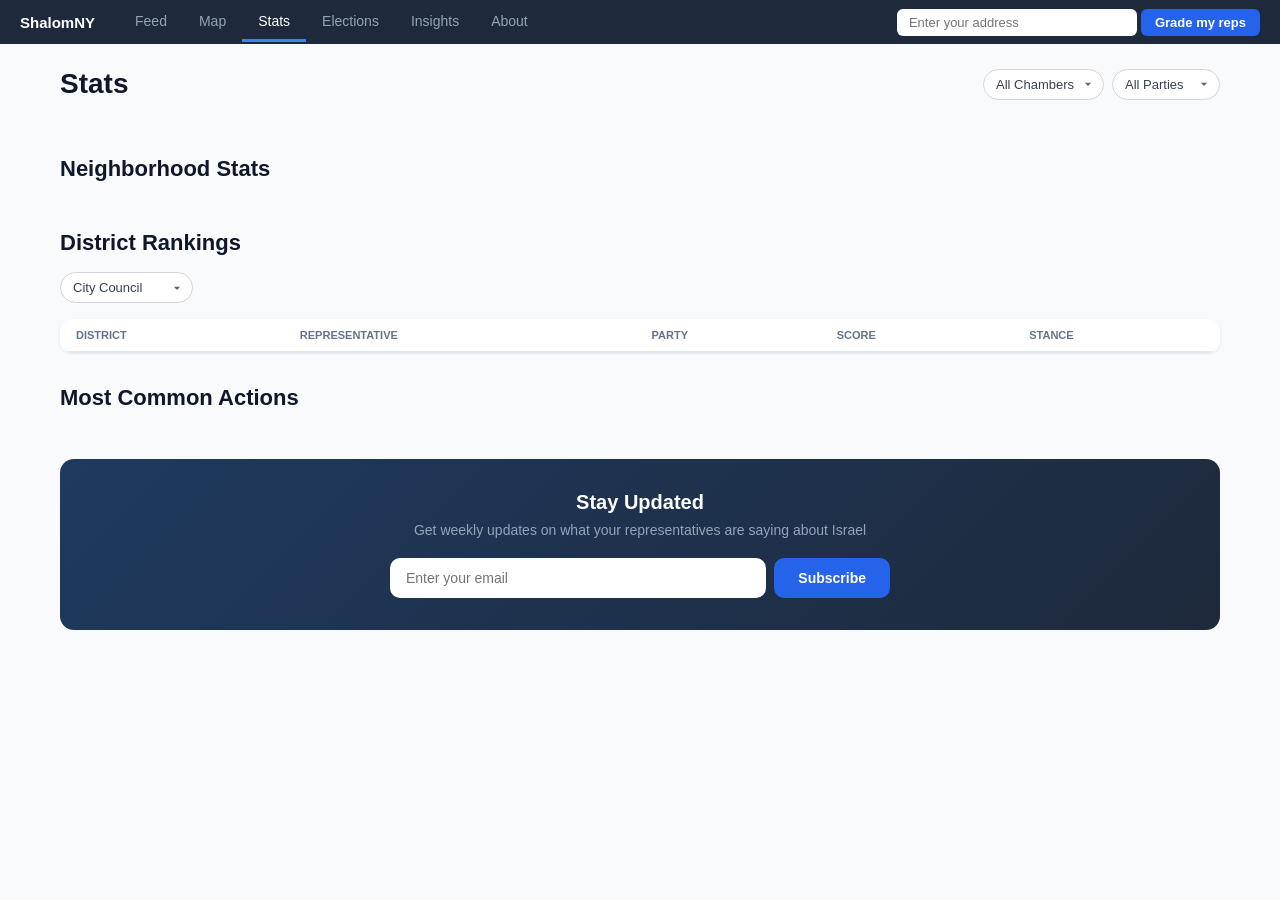
<file: rankings.html>
<!DOCTYPE html>
<html lang="en">
<head>
  <meta charset="UTF-8">
  <meta name="viewport" content="width=device-width, initial-scale=1.0">
  <title>Stats - ShalomNY</title>
  <style>
    * { margin: 0; padding: 0; box-sizing: border-box; }
    body { font-family: -apple-system, BlinkMacSystemFont, 'Segoe UI', sans-serif; background: #f8fafc; min-height: 100vh; }

    .top-nav { display: flex; align-items: center; background: #1e293b; padding: 0 20px; height: 44px; position: sticky; top: 0; z-index: 1000; }
    .top-nav .site-title { font-size: 15px; font-weight: 700; color: white; margin-right: 24px; white-space: nowrap; text-decoration: none; flex-shrink: 0; }
    .top-nav .nav-link { color: #94a3b8; text-decoration: none; font-size: 14px; font-weight: 500; padding: 10px 16px; border-bottom: 3px solid transparent; white-space: nowrap; flex-shrink: 0; }
    .top-nav .nav-link:hover { color: #e2e8f0; }
    .top-nav .nav-link.active { color: white; border-bottom-color: #3b82f6; }
    .nav-links { display: flex; align-items: center; overflow-x: auto; -webkit-overflow-scrolling: touch; scrollbar-width: none; flex: 1; }
    .nav-links::-webkit-scrollbar { display: none; }

    .stats-container { max-width: 1200px; margin: 0 auto; padding: 24px 20px; }

    .stats-header { display: flex; align-items: center; justify-content: space-between; margin-bottom: 24px; flex-wrap: wrap; gap: 12px; }
    .stats-header h1 { font-size: 28px; font-weight: 800; color: #0f172a; }

    .filters { display: flex; gap: 8px; flex-wrap: wrap; }
    .filter-select {
      padding: 7px 28px 7px 12px; border: 1.5px solid #d1d5db; border-radius: 20px;
      font-size: 13px; font-weight: 500; color: #374151; background: white; cursor: pointer; appearance: none;
      background-image: url("data:image/svg+xml,%3Csvg xmlns='http://www.w3.org/2000/svg' width='10' height='10' fill='%23666' viewBox='0 0 16 16'%3E%3Cpath d='M8 11L3 6h10z'/%3E%3C/svg%3E");
      background-repeat: no-repeat; background-position: right 10px center;
    }

    .leaders-grid { display: grid; grid-template-columns: 1fr 1fr; gap: 24px; margin-bottom: 32px; }
    .leader-card { background: white; border-radius: 12px; box-shadow: 0 1px 3px rgba(0,0,0,0.08); overflow: hidden; }
    .leader-card-header { padding: 14px 20px 10px; display: flex; justify-content: space-between; align-items: baseline; border-bottom: 2px solid #f1f5f9; }
    .leader-card-header h3 { font-size: 16px; font-weight: 700; color: #0f172a; }
    .leader-card-header .col-label { font-size: 11px; font-weight: 700; color: #64748b; text-transform: uppercase; }

    .leader-row { display: flex; align-items: center; padding: 10px 20px; border-bottom: 1px solid #f1f5f9; cursor: pointer; transition: background 0.1s; }
    .leader-row:hover { background: #f8fafc; }
    .leader-rank { width: 24px; font-size: 14px; font-weight: 600; color: #94a3b8; }
    .leader-dot { width: 10px; height: 10px; border-radius: 50%; margin-right: 10px; flex-shrink: 0; }
    .party-pill { display: inline-flex; align-items: center; justify-content: center; min-width: 24px; height: 24px; border-radius: 12px; font-size: 12px; font-weight: 700; color: white; margin-right: 10px; flex-shrink: 0; padding: 0 4px; }
    .leader-name { font-size: 14px; font-weight: 600; color: #0f172a; flex: 1; }
    .leader-chamber { font-size: 12px; color: #94a3b8; margin-left: 6px; font-weight: 400; }
    .leader-score { font-size: 14px; font-weight: 700; color: #0f172a; min-width: 40px; text-align: right; }
    .complete-link { display: block; text-align: center; padding: 12px; font-size: 13px; font-weight: 600; color: #2563eb; cursor: pointer; border-top: 1px solid #f1f5f9; }
    .complete-link:hover { background: #f0f5ff; }

    .rankings-table-container { background: white; border-radius: 12px; box-shadow: 0 1px 3px rgba(0,0,0,0.08); overflow: hidden; display: none; }
    .rankings-back { padding: 14px 20px; font-size: 13px; font-weight: 600; color: #2563eb; cursor: pointer; border-bottom: 1px solid #f1f5f9; }
    .rankings-back:hover { background: #f0f5ff; }
    .rankings-table { width: 100%; border-collapse: collapse; }
    .rankings-table th { padding: 10px 16px; text-align: left; font-size: 11px; font-weight: 700; color: #64748b; text-transform: uppercase; border-bottom: 2px solid #e2e8f0; cursor: pointer; user-select: none; white-space: nowrap; }
    .rankings-table th:hover { color: #0f172a; }
    .rankings-table th.sorted { color: #2563eb; }
    .rankings-table th.sorted::after { content: ' \u25BE'; }
    .rankings-table th.sorted.asc::after { content: ' \u25B4'; }
    .rankings-table td { padding: 10px 16px; font-size: 14px; color: #334155; border-bottom: 1px solid #f1f5f9; }
    .rankings-table tr:hover { background: #f8fafc; }
    .rankings-table .name-cell { font-weight: 600; color: #0f172a; cursor: pointer; }
    .rankings-table .score-cell { font-weight: 700; }
    .stance-badge { display: inline-block; padding: 2px 10px; border-radius: 12px; font-size: 12px; font-weight: 600; color: white; }
    .party-dot-inline { width: 8px; height: 8px; border-radius: 50%; display: inline-block; margin-right: 6px; vertical-align: middle; }

    .detail-overlay { display: none; position: fixed; top: 0; right: 0; bottom: 0; width: 420px; background: white; box-shadow: -4px 0 20px rgba(0,0,0,0.15); z-index: 2000; overflow-y: auto; }
    .detail-overlay.open { display: block; }
    .detail-overlay .close-btn { position: absolute; top: 12px; right: 12px; background: none; border: none; font-size: 24px; cursor: pointer; color: #64748b; }
    .detail-overlay .detail-content { padding: 24px; }
    .detail-overlay h2 { font-size: 22px; margin-bottom: 4px; }
    .detail-overlay .meta { font-size: 13px; color: #64748b; margin-bottom: 16px; }
    .d-evidence-item { padding: 12px; margin-bottom: 8px; border-radius: 8px; border-left: 3px solid #d1d5db; background: #f8fafc; font-size: 13px; line-height: 1.5; color: #334155; }
    .d-evidence-item.pro { border-left-color: #15803d; }
    .d-evidence-item.anti { border-left-color: #c2410c; }

    /* Mobile */
    @media (max-width: 768px) { .nav-search { display: none !important; }
      .leaders-grid { grid-template-columns: 1fr; }
      .stats-header { flex-direction: column; align-items: flex-start; }
      .detail-overlay { width: 100%; }
      .rankings-table { font-size: 13px; }
      .rankings-table th, .rankings-table td { padding: 8px 10px; }
    }
    .nav-search { display: flex; gap: 4px; } .nav-search input { padding: 6px 12px; border: none; border-radius: 6px; font-size: 13px; width: 240px; outline: none; } .nav-search button { padding: 6px 14px; background: #2563eb; color: white; border: none; border-radius: 6px; font-size: 13px; font-weight: 600; cursor: pointer; }
  </style>
  <link rel="stylesheet" href="detail-panel.css">
</head>
<body>
  <nav class="top-nav">
    <a href="index.html" class="site-title">ShalomNY</a>
    <div class="nav-links">
      <a href="stats.html" class="nav-link">Feed</a>
      <a href="map.html" class="nav-link">Map</a>
      <a href="rankings.html" class="nav-link active">Stats</a>
      <a href="elections.html" class="nav-link">Elections</a>
      <a href="insights.html" class="nav-link">Insights</a>
      <a href="about.html" class="nav-link">About</a>
    </div>
    <div class="nav-search"><input type="text" id="nav-address" placeholder="Enter your address" onkeydown="if(event.key==='Enter')navLookup()" /><button onclick="navLookup()">Grade my reps</button></div>  </nav>

  <div class="stats-container">
    <div class="stats-header">
      <h1>Stats</h1>
      <div class="filters">
        <select class="filter-select" id="filter-chamber" onchange="applyFilters()">
          <option value="all">All Chambers</option>
          <option value="us_senate">US Senate</option>
          <option value="us_house">US House</option>
          <option value="senate">State Senate</option>
          <option value="assembly">Assembly</option>
          <option value="city_council">City Council</option>
        </select>
        <select class="filter-select" id="filter-party" onchange="applyFilters()">
          <option value="all">All Parties</option>
          <option value="Democratic">Democratic</option>
          <option value="Republican">Republican</option>
        </select>
      </div>
    </div>

    <div id="overview-mode">
      <div class="leaders-grid" id="leaders-grid"></div>
    </div>

    <div class="rankings-table-container" id="full-rankings">
      <div class="rankings-back" onclick="showOverview()">&larr; Back to Overview</div>
      <div style="overflow-x:auto;">
        <table class="rankings-table">
          <thead><tr>
            <th onclick="sortTable('rank')" id="th-rank" class="sorted">RK</th>
            <th>NAME</th>
            <th onclick="sortTable('chamber')">CHAMBER</th>
            <th onclick="sortTable('party')">PARTY</th>
            <th onclick="sortTable('score')" id="th-score">SCORE</th>
            <th onclick="sortTable('evidence')">EVIDENCE</th>
            <th>STANCE</th>
          </tr></thead>
          <tbody id="rankings-body"></tbody>
        </table>
      </div>
    </div>

    <!-- Neighborhood Stats -->
    <div id="district-stats" style="margin-top:32px;">
      <h2 style="font-size:22px;font-weight:800;color:#0f172a;margin-bottom:16px;">Neighborhood Stats</h2>
      <div class="leaders-grid" id="district-grid"></div>
    </div>

    <!-- Full Neighborhood Rankings -->
    <div class="rankings-table-container" id="full-neighborhoods">
      <div class="rankings-back" onclick="showOverview()">&larr; Back to Overview</div>
      <div style="overflow-x:auto;">
        <table class="rankings-table">
          <thead><tr>
            <th onclick="sortHoodTable('rank')" id="th-hood-rank" class="sorted">RK</th>
            <th>NEIGHBORHOOD</th>
            <th onclick="sortHoodTable('reps')">REPS</th>
            <th onclick="sortHoodTable('pro')">PRO</th>
            <th onclick="sortHoodTable('anti')">ANTI</th>
            <th onclick="sortHoodTable('avg')" id="th-hood-avg">AVG SCORE</th>
          </tr></thead>
          <tbody id="hood-rankings-body"></tbody>
        </table>
      </div>
    </div>

    <!-- District Rankings -->
    <div id="district-rankings-section" style="margin-top:32px;">
      <h2 style="font-size:22px;font-weight:800;color:#0f172a;margin-bottom:16px;">District Rankings</h2>
      <div class="filters" style="margin-bottom:16px;">
        <select class="filter-select" id="filter-dist-chamber" onchange="renderDistrictRankings()">
          <option value="city_council">City Council</option>
          <option value="assembly">State Assembly</option>
          <option value="senate">State Senate</option>
          <option value="us_house">US House</option>
        </select>
      </div>
      <div style="background:white;border-radius:12px;box-shadow:0 1px 3px rgba(0,0,0,0.08);overflow:hidden;">
        <div style="overflow-x:auto;">
          <table class="rankings-table" id="district-rankings-table">
            <thead><tr>
              <th>DISTRICT</th>
              <th>REPRESENTATIVE</th>
              <th>PARTY</th>
              <th>SCORE</th>
              <th>STANCE</th>
            </tr></thead>
            <tbody id="district-rankings-body"></tbody>
          </table>
        </div>
      </div>
    </div>

    <!-- Common Actions -->
    <div id="actions-stats" style="margin-top:32px;">
      <h2 style="font-size:22px;font-weight:800;color:#0f172a;margin-bottom:16px;">Most Common Actions</h2>
      <div class="leaders-grid" id="actions-grid"></div>
    </div>

    <div style="background:linear-gradient(135deg,#1e3a5f 0%,#1e293b 100%);border-radius:14px;padding:32px;color:white;text-align:center;margin-top:24px;">
      <h3 style="font-size:20px;font-weight:700;margin-bottom:8px;">Stay Updated</h3>
      <p style="font-size:14px;color:#94a3b8;margin-bottom:20px;">Get weekly updates on what your representatives are saying about Israel</p>
      <div id="signup-form" style="display:flex;gap:8px;max-width:500px;margin:0 auto;">
        <input type="email" id="signup-email" placeholder="Enter your email" style="flex:1;padding:12px 16px;border:none;border-radius:10px;font-size:14px;outline:none;" />
        <button onclick="document.getElementById('signup-form').style.display='none';document.getElementById('signup-ok').style.display='block';localStorage.setItem('shalomny_subscription',JSON.stringify({email:document.getElementById('signup-email').value}))" style="padding:12px 24px;background:#2563eb;color:white;border:none;border-radius:10px;font-size:14px;font-weight:600;cursor:pointer;white-space:nowrap;">Subscribe</button>
      </div>
      <div id="signup-ok" style="display:none;font-size:15px;color:#4ade80;font-weight:600;">Thanks for subscribing!</div>
    </div>
  </div>

  <div id="detail-overlay" class="detail-overlay">
    <button class="close-btn" onclick="closeDetailPanel()">&times;</button>
    <div id="detail-panel-content"></div>
  </div>

  <script>
    const SUPABASE_URL = 'https://xeknqkxhfxvveeyddokl.supabase.co';
    const SUPABASE_ANON_KEY = 'eyJhbGciOiJIUzI1NiIsInR5cCI6IkpXVCJ9.eyJpc3MiOiJzdXBhYmFzZSIsInJlZiI6Inhla25xa3hoZnh2dmVleWRkb2tsIiwicm9sZSI6ImFub24iLCJpYXQiOjE3NzUyMjc1MzksImV4cCI6MjA5MDgwMzUzOX0.-CO0RkDBljPTRBO5x5JIAIZ23WfhR0A8bLJV3iE_xS0';
    const CHAMBER_SHORT = { us_senate: 'US-SEN', us_house: 'US-HR', senate: 'SEN', assembly: 'ASM', city_council: 'CC' };
    const STANCE_COLORS = { strongly_support: '#15803d', support: '#4ade80', neutral: '#a1a1aa', oppose: '#fb923c', strongly_oppose: '#c2410c' };
    const STANCE_LABELS = { strongly_support: 'Strongly Pro', support: 'Pro-Israel', neutral: 'Neutral', oppose: 'Anti-Israel', strongly_oppose: 'Strongly Anti' };

    let allLegislators = [], allPositions = {}, allCriteria = [], allNeighborhoods = [];
    let currentSort = { key: 'score', desc: true }, hoodSort = { key: 'avg', desc: true };

    function partyColor(p) { if (!p) return '#9ca3af'; p = p.toLowerCase(); return p.includes('democrat') ? '#3b82f6' : p.includes('republican') ? '#ef4444' : '#9ca3af'; }

    async function fetchData() {
      const [legR, posR, critR] = await Promise.all([
        fetch(`${SUPABASE_URL}/rest/v1/current_legislators?select=person_id,name,party,chamber,district&order=name`, { headers: { apikey: SUPABASE_ANON_KEY } }),
        fetch(`${SUPABASE_URL}/rest/v1/positions?select=person_id,stance,confidence,rationale&assessment_type=eq.ai&topic_id=eq.1`, { headers: { apikey: SUPABASE_ANON_KEY } }),
        fetch(`${SUPABASE_URL}/rest/v1/person_criteria?select=person_id,criterion_id,evidence,source_url,source_date,criteria(label,direction,category,weight)&order=source_date.desc`, { headers: { apikey: SUPABASE_ANON_KEY } }),
      ]);
      allLegislators = await legR.json();
      const positions = await posR.json();
      for (const p of positions) allPositions[p.person_id] = p;
      allCriteria = await critR.json();
      for (const leg of allLegislators) {
        const crit = allCriteria.filter(c => c.person_id === leg.person_id);
        let score = 0;
        for (const c of crit) { const w = c.criteria?.weight || 1; score += c.criteria?.direction === 'pro' ? w : -w; }
        leg.score = score;
        leg.evidenceCount = crit.length;
        leg.stance = allPositions[leg.person_id]?.stance || 'unknown';
      }
      renderOverview();
    }

    function getFiltered() {
      const ch = document.getElementById('filter-chamber').value, pa = document.getElementById('filter-party').value;
      return allLegislators.filter(l => (ch === 'all' || l.chamber === ch) && (pa === 'all' || l.party === pa));
    }

    function renderOverview() {
      const filtered = getFiltered(), grid = document.getElementById('leaders-grid');
      grid.innerHTML = '';
      const cats = [
        { title: 'Most Pro-Israel Legislators', sort: (a,b) => b.score - a.score, filter: l => l.score > 0 },
        { title: 'Most Anti-Israel Legislators', sort: (a,b) => a.score - b.score, filter: l => l.score < 0 },
      ];
      for (const cat of cats) {
        const matching = filtered.filter(cat.filter).sort(cat.sort), top10 = matching.slice(0, 10);
        const card = document.createElement('div'); card.className = 'leader-card';
        let rows = '';
        for (let i = 0; i < top10.length; i++) {
          const l = top10[i];
          const partyShort = (l.party || '').includes('Democrat') ? 'D' : (l.party || '').includes('Republican') ? 'R' : '?';
          rows += `<div class="leader-row" onclick="openDetailPanel(${l.person_id})"><span class="leader-rank">${i+1}</span><span class="party-pill" style="background:${partyColor(l.party)}">${partyShort}</span><span class="leader-name">${l.name}<span class="leader-chamber">${CHAMBER_SHORT[l.chamber]} D${l.district}</span></span><span class="leader-score">${l.score > 0 ? '+' : ''}${l.score}</span></div>`;
        }
        card.innerHTML = `<div class="leader-card-header"><h3>${cat.title}</h3><span class="col-label">SCORE</span></div>${rows}<div class="complete-link" onclick="showFullRankings()">Complete Rankings (${filtered.filter(l => l.stance !== 'unknown').length})</div>`;
        grid.appendChild(card);
      }
    }

    function showFullRankings() {
      document.getElementById('overview-mode').style.display = 'none';
      document.getElementById('full-rankings').style.display = 'block';
      document.getElementById('district-stats').style.display = 'none';
      document.getElementById('actions-stats').style.display = 'none';
      document.getElementById('district-rankings-section').style.display = 'none';
      let f = getFiltered().filter(l => l.stance !== 'unknown').sort((a,b) => b.score - a.score);
      renderRankingsTable(f);
      window.scrollTo(0, 0);
    }

    function renderRankingsTable(data) {
      const tbody = document.getElementById('rankings-body'); tbody.innerHTML = '';
      for (let i = 0; i < data.length; i++) {
        const l = data[i], sc = STANCE_COLORS[l.stance] || '#d1d5db', sl = STANCE_LABELS[l.stance] || 'Unknown';
        const tr = document.createElement('tr');
        tr.innerHTML = `<td>${i+1}</td><td class="name-cell" onclick="openDetailPanel(${l.person_id})"><span class="party-dot-inline" style="background:${partyColor(l.party)}"></span>${l.name}</td><td>${CHAMBER_SHORT[l.chamber]} D${l.district}</td><td>${l.party||'Unknown'}</td><td class="score-cell">${l.score>0?'+':''}${l.score}</td><td>${l.evidenceCount}</td><td><span class="stance-badge" style="background:${sc}">${sl}</span></td>`;
        tbody.appendChild(tr);
      }
    }

    function sortTable(key) {
      if (currentSort.key === key) currentSort.desc = !currentSort.desc;
      else { currentSort.key = key; currentSort.desc = true; }
      let f = getFiltered().filter(l => l.stance !== 'unknown');
      const d = currentSort.desc ? -1 : 1;
      if (key === 'score' || key === 'rank') f.sort((a,b) => (a.score - b.score) * d);
      else if (key === 'evidence') f.sort((a,b) => (a.evidenceCount - b.evidenceCount) * d);
      else if (key === 'chamber') f.sort((a,b) => a.chamber.localeCompare(b.chamber) * d);
      else if (key === 'party') f.sort((a,b) => (a.party||'').localeCompare(b.party||'') * d);
      renderRankingsTable(f);
      document.querySelectorAll('.rankings-table th').forEach(th => th.classList.remove('sorted','asc'));
      const th = document.getElementById('th-'+key); if (th) { th.classList.add('sorted'); if (!currentSort.desc) th.classList.add('asc'); }
    }

    function showOverview() { document.getElementById('overview-mode').style.display='block'; document.getElementById('full-rankings').style.display='none'; document.getElementById('district-stats').style.display=''; document.getElementById('actions-stats').style.display=''; document.getElementById('district-rankings-section').style.display=''; if(document.getElementById('full-neighborhoods')) document.getElementById('full-neighborhoods').style.display='none'; window.scrollTo(0, 0); }
    function applyFilters() { if (document.getElementById('full-rankings').style.display==='block') showFullRankings(currentRankingsTitle); else renderOverview(); }

    const DISTRICT_NEIGHBORHOODS = {
      // =====================
      // CITY COUNCIL (51 districts)
      // =====================
      'city_council-1': 'Chinatown, FiDi, Tribeca, SoHo, Battery Park City',
      'city_council-2': 'Lower East Side, East Village, Gramercy, Kips Bay, Murray Hill',
      'city_council-3': 'Chelsea, West Village, Hells Kitchen, Flatiron, Garment District',
      'city_council-4': 'Upper East Side, Midtown East, Stuyvesant Town, Turtle Bay',
      'city_council-5': 'Upper East Side, Roosevelt Island',
      'city_council-6': 'Upper West Side, Lincoln Square',
      'city_council-7': 'Morningside Heights, Manhattanville, Hamilton Heights, West Harlem',
      'city_council-8': 'East Harlem, Mott Haven, Port Morris, Highbridge',
      'city_council-9': 'Central Harlem, Hamilton Heights, Sugar Hill',
      'city_council-10': 'Washington Heights, Inwood, Marble Hill',
      'city_council-11': 'Riverdale, Kingsbridge, Norwood, Woodlawn',
      'city_council-12': 'Wakefield, Williamsbridge, Eastchester, Co-op City, Baychester',
      'city_council-13': 'Pelham Bay, Morris Park, Throggs Neck, City Island, Westchester Square',
      'city_council-14': 'University Heights, Fordham, Morris Heights, Kingsbridge',
      'city_council-15': 'Fordham, Belmont, East Tremont, West Farms, Bedford Park',
      'city_council-16': 'Morrisania, Highbridge, Concourse, Claremont, Mount Eden',
      'city_council-17': 'Melrose, Hunts Point, Longwood, Port Morris, Crotona Park East',
      'city_council-18': 'Castle Hill, Clason Point, Parkchester, Soundview, Unionport',
      'city_council-19': 'Bayside, Whitestone, College Point, Douglaston, Little Neck',
      'city_council-20': 'Flushing, Murray Hill, Queensboro Hill, Mitchell-Linden',
      'city_council-21': 'Corona, East Elmhurst, Elmhurst, Jackson Heights',
      'city_council-22': 'Astoria, East Elmhurst, Jackson Heights, Woodside',
      'city_council-23': 'Fresh Meadows, Oakland Gardens, Bayside Hills, Bellerose, Queens Village',
      'city_council-24': 'Briarwood, Jamaica Hills, Hillcrest, Kew Gardens Hills, Forest Hills',
      'city_council-25': 'Jackson Heights, Elmhurst, East Elmhurst, Woodside',
      'city_council-26': 'Long Island City, Sunnyside, Woodside, Astoria',
      'city_council-27': 'Hollis, Jamaica, St. Albans, Cambria Heights, Queens Village',
      'city_council-28': 'South Jamaica, South Richmond Hill, Rochdale Village, South Ozone Park',
      'city_council-29': 'Forest Hills, Rego Park, Kew Gardens, Richmond Hill',
      'city_council-30': 'Ridgewood, Middle Village, Glendale, Maspeth',
      'city_council-31': 'Far Rockaway, Arverne, Laurelton, Rosedale, Springfield Gardens',
      'city_council-32': 'Howard Beach, Ozone Park, Woodhaven, Broad Channel, Rockaway Park',
      'city_council-33': 'Greenpoint, Brooklyn Heights, DUMBO, Boerum Hill, Downtown Brooklyn',
      'city_council-34': 'Bushwick, Williamsburg, Ridgewood',
      'city_council-35': 'Crown Heights, Prospect Heights, Clinton Hill, Fort Greene',
      'city_council-36': 'Bedford-Stuyvesant, Crown Heights',
      'city_council-37': 'Bushwick, Cypress Hills, East New York, Ocean Hill, Brownsville',
      'city_council-38': 'Sunset Park, Red Hook, Park Slope, Greenwood Heights',
      'city_council-39': 'Park Slope, Windsor Terrace, Carroll Gardens, Cobble Hill, Gowanus',
      'city_council-40': 'Flatbush, East Flatbush, Prospect Lefferts Gardens, Ditmas Park',
      'city_council-41': 'Brownsville, East Flatbush, Ocean Hill, Crown Heights, Bed-Stuy',
      'city_council-42': 'East New York, Starrett City, Canarsie, Spring Creek',
      'city_council-43': 'Bensonhurst, Bath Beach, Gravesend, Dyker Heights',
      'city_council-44': 'Borough Park, Midwood, Gravesend',
      'city_council-45': 'East Flatbush, Flatlands, Flatbush, Marine Park, Midwood',
      'city_council-46': 'Canarsie, Flatlands, Georgetown, Bergen Beach, Mill Basin',
      'city_council-47': 'Coney Island, Bay Ridge, Sea Gate, Gravesend, Brighton Beach',
      'city_council-48': 'Sheepshead Bay, Brighton Beach, Homecrest, Manhattan Beach',
      'city_council-49': 'North Shore Staten Island, St. George, Stapleton, Port Richmond',
      'city_council-50': 'Mid-Island Staten Island, Todt Hill, New Dorp, Bay Ridge',
      'city_council-51': 'South Shore Staten Island, Great Kills, Tottenville, Annadale',

      // =====================
      // ASSEMBLY (65 NYC districts + 1 upstate)
      // =====================
      'assembly-23': 'Broad Channel, Howard Beach, Rockaways, Ozone Park',
      'assembly-24': 'Richmond Hill, Briarwood, Jamaica Estates, Jamaica Hills, Hollis',
      'assembly-25': 'East Flushing, Hillcrest, Fresh Meadows, Oakland Gardens, Bayside',
      'assembly-26': 'Bayside, Douglaston, Little Neck, Beechhurst, Whitestone',
      'assembly-27': 'Kew Gardens Hills, College Point, Malba, Pomonok, Whitestone',
      'assembly-28': 'Forest Hills, Middle Village, Rego Park, Kew Gardens, Richmond Hill',
      'assembly-29': 'Jamaica, Hollis, Springfield Gardens, Rosedale, Laurelton',
      'assembly-30': 'Woodside, Elmhurst, Maspeth, Jackson Heights, Astoria',
      'assembly-31': 'Far Rockaway, Arverne, Springfield Gardens',
      'assembly-32': 'Jamaica, Rochdale, Richmond Hill, South Ozone Park',
      'assembly-33': 'Cambria Heights, Queens Village, St. Albans, Hollis, Bellerose',
      'assembly-34': 'Jackson Heights, Corona, East Elmhurst, Astoria',
      'assembly-35': 'East Elmhurst, LeFrak City, Corona, Elmhurst, Rego Park',
      'assembly-36': 'Astoria, Ditmars, Long Island City',
      'assembly-37': 'Sunnyside, Ridgewood, Long Island City, Maspeth',
      'assembly-38': 'Glendale, Ozone Park, Richmond Hill, Ridgewood, Woodhaven',
      'assembly-39': 'Corona, Elmhurst, Jackson Heights, Middle Village',
      'assembly-40': 'Flushing, Murray Hill, Whitestone',
      'assembly-41': 'Sheepshead Bay, Flatlands, East Flatbush, Midwood, Canarsie',
      'assembly-42': 'Ditmas Park, Flatbush, East Flatbush, Midwood',
      'assembly-43': 'Crown Heights, Prospect Lefferts Gardens, Flatbush, Wingate',
      'assembly-44': 'Windsor Terrace, South Slope, Park Slope, Kensington, Borough Park',
      'assembly-45': 'Midwood, Manhattan Beach, Brighton Beach, Gravesend, Sheepshead Bay',
      'assembly-46': 'Coney Island, Sea Gate, Bath Beach, Bay Ridge, Brighton Beach',
      'assembly-47': 'Bensonhurst, Gravesend, Bath Beach, Dyker Heights, Midwood',
      'assembly-48': 'Borough Park, Midwood, Kensington',
      'assembly-49': 'Dyker Heights, Sunset Park, Borough Park, Bensonhurst',
      'assembly-50': 'Williamsburg, Greenpoint, Clinton Hill, Fort Greene',
      'assembly-51': 'Red Hook, Greenwood Heights, Sunset Park, Bay Ridge, Carroll Gardens',
      'assembly-52': 'Brooklyn Heights, Downtown Brooklyn, Cobble Hill, Park Slope, Prospect Heights',
      'assembly-53': 'Bushwick, East Williamsburg',
      'assembly-54': 'Bushwick, Cypress Hills, East New York, Ocean Hill, Brownsville',
      'assembly-55': 'Brownsville, Ocean Hill, Bed-Stuy, Crown Heights, East New York',
      'assembly-56': 'Bedford-Stuyvesant, Crown Heights',
      'assembly-57': 'Fort Greene, Clinton Hill, Prospect Heights, Crown Heights, Bed-Stuy',
      'assembly-58': 'East Flatbush, Canarsie, Brownsville',
      'assembly-59': 'Canarsie, Flatlands, Georgetown, Mill Basin, Marine Park',
      'assembly-60': 'East New York',
      'assembly-61': 'North Shore Staten Island, St. George',
      'assembly-62': 'South Shore Staten Island, Tottenville, Annadale',
      'assembly-63': 'Mid-Island Staten Island',
      'assembly-64': 'Bay Ridge, Grasmere, New Dorp, Dongan Hills',
      'assembly-65': 'Chinatown, Lower East Side, FiDi, Two Bridges, Seaport',
      'assembly-66': 'Greenwich Village, Tribeca, SoHo, NoHo, Battery Park City',
      'assembly-67': 'Upper West Side, Hells Kitchen',
      'assembly-68': 'East Harlem, Central Harlem',
      'assembly-69': 'Manhattan Valley, Morningside Heights, Upper West Side, West Harlem',
      'assembly-70': 'Harlem, Hamilton Heights, Morningside Heights',
      'assembly-71': 'Hamilton Heights, Harlem, Washington Heights',
      'assembly-72': 'Washington Heights, Hudson Heights, Fort George, Marble Hill',
      'assembly-73': 'Upper East Side, Midtown East, Turtle Bay, Sutton Place',
      'assembly-74': 'Lower East Side, East Village, Gramercy, Kips Bay, Murray Hill',
      'assembly-75': 'Chelsea, Hells Kitchen, Midtown, Upper West Side',
      'assembly-76': 'Upper East Side, Yorkville, Roosevelt Island',
      'assembly-77': 'Claremont, Concourse, Mount Eden, Highbridge, Morris Heights',
      'assembly-78': 'Kingsbridge Heights, Fordham, Bedford Park, Belmont',
      'assembly-79': 'Morrisania, Melrose, Belmont, Claremont, East Tremont',
      'assembly-80': 'Norwood, Allerton, Pelham Gardens, Pelham Parkway, Morris Park',
      'assembly-81': 'Kingsbridge, Marble Hill, Norwood, Riverdale, Wakefield, Woodlawn',
      'assembly-82': 'Pelham Bay, Throggs Neck, Country Club, City Island',
      'assembly-83': 'Williamsbridge, Wakefield, Edenwald, Eastchester, Baychester',
      'assembly-84': 'Mott Haven, Concourse, Highbridge',
      'assembly-85': 'Soundview, Clason Point, Longwood, Hunts Point',
      'assembly-86': 'University Heights, Morris Heights, Mount Eden, Kingsbridge, Fordham',
      'assembly-87': 'Parkchester, Westchester Square, Unionport, Soundview, Castle Hill',
      'assembly-103': 'Kingston, Woodstock',

      // =====================
      // STATE SENATE (~26 NYC districts)
      // =====================
      'senate-10': 'Far Rockaway, Rockaways, Rosedale, Springfield Gardens, Howard Beach',
      'senate-11': 'Flushing, College Point, Whitestone, Bayside, Douglaston',
      'senate-12': 'Astoria, Long Island City, Sunnyside, Woodside, Maspeth',
      'senate-13': 'Jackson Heights, Corona, Elmhurst, East Elmhurst, Woodside',
      'senate-14': 'Jamaica, Hollis, Briarwood, Kew Gardens, St. Albans',
      'senate-15': 'Howard Beach, Ozone Park, Woodhaven, Glendale, Middle Village',
      'senate-16': 'Flushing, Fresh Meadows, Bayside',
      'senate-17': 'Bay Ridge, Sunset Park, Kensington, Dyker Heights, Bensonhurst',
      'senate-18': 'Williamsburg, Bushwick, Cypress Hills, East New York, Greenpoint',
      'senate-19': 'Canarsie, East New York, Brownsville, Flatlands, Marine Park',
      'senate-20': 'Crown Heights, East Flatbush, Park Slope, Prospect Heights, Windsor Terrace',
      'senate-21': 'Flatbush, East Flatbush, Kensington, Midwood, Canarsie',
      'senate-22': 'Borough Park, Midwood, Gravesend, Sheepshead Bay, Marine Park',
      'senate-23': 'Bensonhurst, Brighton Beach, Coney Island, Dyker Heights, Gravesend',
      'senate-24': 'South Staten Island, Central Staten Island',
      'senate-25': 'Bed-Stuy, Clinton Hill, Fort Greene, Ocean Hill, Crown Heights',
      'senate-26': 'Bay Ridge, Carroll Gardens, Park Slope, Red Hook, Sunset Park',
      'senate-27': 'Greenwich Village, East Village, Tribeca, Chinatown, SoHo, FiDi',
      'senate-28': 'Upper East Side, Midtown East, Gramercy, Murray Hill, Roosevelt Island',
      'senate-29': 'Mott Haven, Melrose, Highbridge, Morris Heights, East Harlem',
      'senate-30': 'Central Harlem, East Harlem, West Harlem, Upper West Side, Washington Heights',
      'senate-31': 'Washington Heights, Inwood, Marble Hill, Hamilton Heights, Upper West Side',
      'senate-32': 'Parkchester, Soundview, Hunts Point, Mott Haven, Melrose',
      'senate-33': 'Kingsbridge Heights, Tremont, Fordham, Belmont, Morris Park',
      'senate-34': 'Riverdale, Fordham, Belmont, Van Nest',
      'senate-36': 'Bedford Park, Williamsbridge, Co-op City, Wakefield, Baychester',
      'senate-47': 'Upper West Side, Chelsea, Hells Kitchen, Greenwich Village',
      'senate-59': 'Greenpoint, Astoria, Long Island City, Stuyvesant Town, Kips Bay',

      // =====================
      // US HOUSE
      // =====================
      'us_house-5': 'SE Queens, Far Rockaway',
      'us_house-6': 'Flushing, Bayside',
      'us_house-7': 'Lower East Side, Bushwick, Sunset Park',
      'us_house-8': 'Fort Greene, Brownsville, Crown Heights',
      'us_house-9': 'Flatbush, East Flatbush, Canarsie',
      'us_house-10': 'Park Slope, Lower Manhattan, Brooklyn Heights',
      'us_house-11': 'Staten Island, Southern Brooklyn',
      'us_house-12': 'Upper West Side, Midtown, Lower Manhattan',
      'us_house-13': 'Washington Heights, South Bronx',
      'us_house-14': 'Bronx, NE Queens, Bayside',
      'us_house-15': 'South Bronx, Central Bronx',
    };

    const CHAMBER_LABELS = { us_senate: 'US Senate', us_house: 'US House', senate: 'State Senate', assembly: 'Assembly', city_council: 'City Council', nyc_mayor: 'NYC Mayor' };

    function renderDistrictStats() {
      const scores = {};
      for (const l of allLegislators) {
        const key = l.chamber + '-' + l.district;
        const hood = DISTRICT_NEIGHBORHOODS[key];
        if (!hood) continue;
        for (const h of hood.split(', ')) {
          if (!scores[h]) scores[h] = { total: 0, count: 0, pro: 0, anti: 0, reps: [] };
          scores[h].total += l.score;
          scores[h].count++;
          if (l.stance === 'strongly_support' || l.stance === 'support') scores[h].pro++;
          if (l.stance === 'strongly_oppose' || l.stance === 'oppose') scores[h].anti++;
          scores[h].reps.push(l);
        }
      }
      for (const [_, d] of Object.entries(scores)) d.avg = d.count ? d.total / d.count : 0;

      // Store for full table
      allNeighborhoods = Object.entries(scores).filter(([_, v]) => v.count >= 2);

      const grid = document.getElementById('district-grid');
      const multiRep = [...allNeighborhoods];
      const sorted = multiRep.sort((a, b) => a[1].avg - b[1].avg);
      const worst = sorted.filter(([_, v]) => v.avg < 0).slice(0, 10);
      const best = sorted.filter(([_, v]) => v.avg > 0).sort((a, b) => b[1].avg - a[1].avg).slice(0, 10);

      const cats = [
        { title: 'Most Pro-Israel Neighborhoods', data: best, scoreColor: '#15803d', metaKey: 'pro', metaLabel: 'Pro-Israel' },
        { title: 'Most Anti-Israel Neighborhoods', data: worst, scoreColor: '#c2410c', metaKey: 'anti', metaLabel: 'Anti-Israel' },
      ];

      for (const cat of cats) {
        const card = document.createElement('div'); card.className = 'leader-card';
        let rows = '';
        for (let i = 0; i < cat.data.length; i++) {
          const [hood, data] = cat.data[i];
          const avg = data.avg >= 0 ? '+' + data.avg.toFixed(1) : data.avg.toFixed(1);
          const repsHtml = data.reps.map(r => {
            const sc = r.score > 0 ? '+' + r.score : r.score;
            const color = r.score >= 0 ? '#15803d' : '#c2410c';
            const ps = (r.party||'').includes('Democrat') ? 'D' : 'R';
            return `<div style="display:flex;align-items:center;padding:5px 0;gap:8px;cursor:pointer;" onclick="event.stopPropagation();openDetailPanel(${r.person_id})"><span style="display:inline-flex;align-items:center;justify-content:center;width:20px;height:20px;border-radius:50%;font-size:10px;font-weight:700;color:white;background:${partyColor(r.party)}">${ps}</span><span style="flex:1;font-size:13px;font-weight:600;color:#0f172a;">${r.name}</span><span style="font-size:11px;color:#94a3b8;">${CHAMBER_LABELS[r.chamber]} D${r.district}</span><span style="font-size:13px;font-weight:700;color:${color};min-width:32px;text-align:right;">${sc}</span></div>`;
          }).join('');
          const expandId = 'dist-' + i + '-' + cat.title.replace(/\s/g, '');
          rows += `<div class="leader-row" style="flex-wrap:wrap;" onclick="var el=document.getElementById('${expandId}');el.style.display=el.style.display==='none'?'block':'none'"><span class="leader-rank">${i+1}</span><span class="leader-name">${hood}<span class="leader-chamber">${data.count} representatives &bull; ${data[cat.metaKey]} ${cat.metaLabel}</span></span><span class="leader-score" style="color:${cat.scoreColor}">${avg}</span><div id="${expandId}" style="display:none;width:100%;padding:8px 0 4px 34px;border-top:1px solid #f1f5f9;margin-top:8px;" onclick="event.stopPropagation()">${repsHtml}</div></div>`;
        }
        card.innerHTML = `<div class="leader-card-header"><h3>${cat.title}</h3><span class="col-label">AVG SCORE</span></div>${rows}<div class="complete-link" onclick="showFullNeighborhoods()">Complete Rankings (${allNeighborhoods.length})</div>`;
        grid.appendChild(card);
      }
    }

    function showFullNeighborhoods() {
      document.getElementById('overview-mode').style.display = 'none';
      document.getElementById('district-stats').style.display = 'none';
      document.getElementById('actions-stats').style.display = 'none';
      document.getElementById('district-rankings-section').style.display = 'none';
      document.getElementById('full-neighborhoods').style.display = 'block';
      renderHoodTable();
      window.scrollTo(0, 0);
    }

    function renderHoodTable() {
      const d = hoodSort.desc ? -1 : 1;
      const sorted = [...allNeighborhoods];
      if (hoodSort.key === 'avg' || hoodSort.key === 'rank') sorted.sort((a, b) => (a[1].avg - b[1].avg) * d);
      else if (hoodSort.key === 'reps') sorted.sort((a, b) => (a[1].count - b[1].count) * d);
      else if (hoodSort.key === 'pro') sorted.sort((a, b) => (a[1].pro - b[1].pro) * d);
      else if (hoodSort.key === 'anti') sorted.sort((a, b) => (a[1].anti - b[1].anti) * d);

      const tbody = document.getElementById('hood-rankings-body'); tbody.innerHTML = '';
      for (let i = 0; i < sorted.length; i++) {
        const [hood, data] = sorted[i];
        const avg = data.avg >= 0 ? '+' + data.avg.toFixed(1) : data.avg.toFixed(1);
        const color = data.avg >= 0 ? '#15803d' : '#c2410c';
        const slug = hood.toLowerCase().replace(/[^a-z0-9]+/g, '-');
        const tr = document.createElement('tr');
        tr.id = 'hood-' + slug;
        tr.style.cursor = 'pointer';
        tr.onclick = () => openNeighborhoodPanel(hood, data);
        tr.innerHTML = `<td>${i+1}</td><td style="font-weight:600;">${hood}</td><td>${data.count}</td><td>${data.pro}</td><td>${data.anti}</td><td class="score-cell" style="color:${color}">${avg}</td>`;
        tbody.appendChild(tr);
      }
    }

    function openNeighborhoodPanel(hood, data) {
      const overlay = document.getElementById('detail-overlay');
      const content = document.getElementById('detail-panel-content');
      if (!overlay || !content) return;
      overlay.classList.add('open');
      overlay.scrollTop = 0;

      const avg = data.avg >= 0 ? '+' + data.avg.toFixed(1) : data.avg.toFixed(1);
      const avgColor = data.avg >= 0 ? '#15803d' : '#c2410c';

      let repsHtml = '';
      const reps = data.reps || [];
      const sortedReps = [...reps].sort((a, b) => (b.score || 0) - (a.score || 0));
      for (const r of sortedReps) {
        const sc = r.score > 0 ? '+' + r.score : r.score;
        const color = r.score >= 0 ? '#15803d' : '#c2410c';
        const ps = (r.party||'').includes('Democrat') ? 'D' : 'R';
        repsHtml += `
          <div style="display:flex;align-items:center;padding:10px 0;gap:10px;border-bottom:1px solid #f1f5f9;cursor:pointer;" onclick="openDetailPanel(${r.person_id})">
            <span style="display:inline-flex;align-items:center;justify-content:center;width:28px;height:28px;border-radius:50%;font-size:12px;font-weight:700;color:white;background:${partyColor(r.party)}">${ps}</span>
            <div style="flex:1;">
              <div style="font-size:14px;font-weight:600;color:#0f172a;">${r.name}</div>
              <div style="font-size:12px;color:#94a3b8;">${CHAMBER_LABELS[r.chamber] || r.chamber} District ${r.district}</div>
            </div>
            <span style="font-size:14px;font-weight:700;color:${color}">${sc}</span>
          </div>`;
      }

      content.innerHTML = `
        <div style="position:sticky;top:0;background:white;z-index:1;padding:20px 20px 12px;border-bottom:1px solid #e2e8f0;">
          <button style="position:absolute;top:12px;right:12px;background:none;border:none;font-size:24px;cursor:pointer;color:#64748b;" onclick="closeDetailPanel()">&times;</button>
          <h2 style="font-size:22px;font-weight:800;color:#0f172a;">${hood}</h2>
          <div style="font-size:14px;color:#64748b;margin-top:4px;">${data.count} representatives &bull; ${data.pro} Pro-Israel &bull; ${data.anti} Anti-Israel</div>
          <div style="margin-top:8px;"><span style="font-size:28px;font-weight:800;color:${avgColor}">${avg}</span><span style="font-size:13px;color:#64748b;margin-left:8px;">avg score per rep</span></div>
        </div>
        <div style="padding:12px 20px;">
          <div style="font-size:12px;font-weight:700;color:#64748b;text-transform:uppercase;margin-bottom:8px;">Representatives</div>
          ${repsHtml}
        </div>`;
    }

    function sortHoodTable(key) {
      if (hoodSort.key === key) hoodSort.desc = !hoodSort.desc;
      else { hoodSort.key = key; hoodSort.desc = key === 'avg' || key === 'rank'; }
      renderHoodTable();
      document.querySelectorAll('#full-neighborhoods .rankings-table th').forEach(th => th.classList.remove('sorted','asc'));
      const th = document.getElementById('th-hood-'+key); if (th) { th.classList.add('sorted'); if (!hoodSort.desc) th.classList.add('asc'); }
    }

    function renderDistrictRankings() {
      const chamber = document.getElementById('filter-dist-chamber').value;
      const tbody = document.getElementById('district-rankings-body');
      tbody.innerHTML = '';

      const chamberLegs = allLegislators
        .filter(l => l.chamber === chamber)
        .sort((a, b) => a.district - b.district);

      for (const l of chamberLegs) {
        const sc = STANCE_COLORS[l.stance] || '#d1d5db';
        const sl = STANCE_LABELS[l.stance] || 'Unknown';
        const scoreColor = l.score > 0 ? '#15803d' : l.score < 0 ? '#c2410c' : '#64748b';
        const partyShort = (l.party || '').includes('Democrat') ? 'D' : (l.party || '').includes('Republican') ? 'R' : '?';
        const tr = document.createElement('tr');
        tr.style.cursor = 'pointer';
        tr.onclick = () => openDetailPanel(l.person_id);
        tr.innerHTML = `
          <td style="font-weight:600;">District ${l.district}</td>
          <td class="name-cell"><span class="party-dot-inline" style="background:${partyColor(l.party)}"></span>${l.name}</td>
          <td>${partyShort}</td>
          <td class="score-cell" style="color:${scoreColor}">${l.score > 0 ? '+' : ''}${l.score}</td>
          <td><span class="stance-badge" style="background:${sc}">${sl}</span></td>`;
        tbody.appendChild(tr);
      }
    }

    function renderActionsStats() {
      const grid = document.getElementById('actions-grid');
      if (!grid) return;

      function buildActionCard(title, direction, scoreColor) {
        const actionMap = {};
        for (const c of allCriteria) {
          if (c.criteria?.direction !== direction) continue;
          const label = c.criteria?.label || 'Unknown';
          if (!actionMap[label]) actionMap[label] = [];
          actionMap[label].push(c);
        }
        const sorted = Object.entries(actionMap).sort((a, b) => b[1].length - a[1].length);

        const card = document.createElement('div'); card.className = 'leader-card';
        let rows = '';
        let idx = 0;
        for (const [label, entries] of sorted) {
          const expandId = 'action-' + direction + '-' + (idx++);
          const seen = new Set();
          const legs = [];
          for (const e of entries) {
            if (seen.has(e.person_id)) continue;
            seen.add(e.person_id);
            const leg = allLegislators.find(l => l.person_id === e.person_id);
            if (leg) legs.push(leg);
          }
          legs.sort((a, b) => direction === 'pro' ? b.score - a.score : a.score - b.score);

          const legsHtml = legs.map(l => {
            const sc = l.score > 0 ? '+' + l.score : l.score;
            const color = l.score >= 0 ? '#15803d' : '#c2410c';
            const ps = (l.party||'').includes('Democrat') ? 'D' : 'R';
            return `<div style="display:flex;align-items:center;padding:5px 0;gap:8px;cursor:pointer;" onclick="event.stopPropagation();openDetailPanel(${l.person_id})"><span style="display:inline-flex;align-items:center;justify-content:center;width:20px;height:20px;border-radius:50%;font-size:10px;font-weight:700;color:white;background:${partyColor(l.party)}">${ps}</span><span style="flex:1;font-size:13px;font-weight:600;color:#0f172a;">${l.name}</span><span style="font-size:11px;color:#94a3b8;">${CHAMBER_SHORT[l.chamber]} D${l.district}</span><span style="font-size:13px;font-weight:700;color:${color};min-width:32px;text-align:right;">${sc}</span></div>`;
          }).join('');

          rows += `<div class="leader-row" style="flex-wrap:wrap;" onclick="var el=document.getElementById('${expandId}');el.style.display=el.style.display==='none'?'block':'none'"><span class="leader-name">${label}</span><span class="leader-score" style="color:${scoreColor}">${legs.length}</span><div id="${expandId}" style="display:none;width:100%;padding:8px 0 4px 0;border-top:1px solid #f1f5f9;margin-top:8px;" onclick="event.stopPropagation()">${legsHtml}</div></div>`;
        }
        card.innerHTML = `<div class="leader-card-header"><h3>${title}</h3><span class="col-label">COUNT</span></div>${rows}`;
        grid.appendChild(card);
      }

      buildActionCard('Most Common Pro-Israel Actions', 'pro', '#15803d');
      buildActionCard('Most Common Anti-Israel Actions', 'anti', '#c2410c');
    }

    fetchData().then(() => {
      renderDistrictStats();
      renderActionsStats();
      renderDistrictRankings();
      const hash = window.location.hash;
      if (hash && hash.startsWith('#person-')) {
        const pid = parseInt(hash.replace('#person-', ''));
        if (pid) openDetailPanel(pid);
      } else if (hash && hash.startsWith('#hood-')) {
        // Auto-open neighborhood from home page link
        showFullNeighborhoods();
        setTimeout(() => {
          const el = document.getElementById(hash.slice(1));
          if (el) {
            el.scrollIntoView({ behavior: 'smooth', block: 'center' });
            el.style.background = '#fffbeb';
            setTimeout(() => { el.style.background = ''; }, 2000);
            // Find the neighborhood data and open panel
            const hood = el.querySelector('td:nth-child(2)')?.textContent;
            if (hood) {
              const entry = allNeighborhoods.find(([h]) => h === hood);
              if (entry) openNeighborhoodPanel(entry[0], entry[1]);
            }
          }
        }, 200);
      }
    });
  </script>
<script src="nav-lookup.js"></script>
<script src="detail-panel.js"></script>
</body>
</html>
</file>
<file: detail-panel.css>
.detail-overlay {
  display: none;
  position: fixed;
  top: 0; right: 0; bottom: 0;
  width: 420px;
  background: #fafafa;
  box-shadow: -4px 0 20px rgba(0,0,0,0.15);
  z-index: 2000;
  overflow-y: auto;
}
.detail-overlay.open { display: block; }

.dp-header {
  padding: 20px 20px 12px;
  background: white;
  border-bottom: 1px solid #e5e5e5;
  position: sticky;
  top: 0;
  z-index: 10;
}
.dp-header h2 { font-size: 20px; font-weight: 700; color: #1a1a1a; margin-bottom: 2px; }
.dp-header .dp-subtitle { font-size: 13px; color: #888; font-weight: 500; display: flex; align-items: center; gap: 8px; }
.dp-header .dp-party-pill {
  display: inline-block; padding: 2px 10px; border-radius: 12px;
  font-size: 12px; font-weight: 600; color: white;
}
.dp-close {
  position: absolute; top: 16px; right: 16px;
  background: none; border: none; font-size: 22px; cursor: pointer; color: #999;
}
.dp-close:hover { color: #333; }

.dp-body { padding: 12px 20px 20px; }

.dp-contact-toggle {
  font-size: 13px; color: #555; cursor: pointer; padding: 8px 0; font-weight: 500;
}
.dp-contact-toggle:hover { color: #333; }
.dp-contact-details { font-size: 12px; color: #555; margin-bottom: 12px; padding-left: 4px; line-height: 1.8; }
.dp-contact-details a { color: #2563eb; text-decoration: none; }
.dp-contact-details a:hover { text-decoration: underline; }

.dp-stance-row { display: flex; align-items: center; gap: 12px; margin-bottom: 16px; }
.dp-stance-badge {
  display: inline-block; padding: 6px 16px; border-radius: 20px;
  font-size: 14px; font-weight: 700; color: white;
}

.dp-rationale {
  margin-bottom: 16px; font-size: 12px; color: #666; line-height: 1.5;
  padding: 10px; background: white; border-radius: 6px; border: 1px solid #eee;
}

.dp-evidence-title {
  font-size: 11px; font-weight: 600; color: #888;
  text-transform: uppercase; letter-spacing: 0.5px; margin-bottom: 12px;
}

.dp-timeline-item { position: relative; margin-bottom: 16px; }
.dp-timeline-dot {
  width: 10px; height: 10px; border-radius: 50%;
  position: absolute; left: 0; top: 14px;
}
.dp-timeline-card {
  margin-left: 22px; padding: 10px 14px; border-radius: 8px;
  border-left: 3px solid #d1d5db; background: white;
}
.dp-timeline-card.pro { border-left-color: #15803d; }
.dp-timeline-card.anti { border-left-color: #c2410c; }
.dp-timeline-card .dp-tc-header { font-size: 10px; color: #888; text-transform: uppercase; letter-spacing: 0.3px; margin-bottom: 4px; }
.dp-timeline-card .dp-tc-title { font-size: 14px; font-weight: 600; color: #1a1a1a; margin-bottom: 4px; }
.dp-timeline-card .dp-tc-desc { font-size: 12px; color: #666; line-height: 1.5; }
.dp-timeline-card .dp-tc-source { font-size: 11px; color: #2563eb; margin-top: 6px; display: inline-block; text-decoration: none; }
.dp-timeline-card .dp-tc-source:hover { text-decoration: underline; }

@media (max-width: 768px) {
  .detail-overlay {
    width: calc(100% - 40px) !important;
    top: 44px !important;
    border-radius: 12px 0 0 0;
  }
}
</file>
